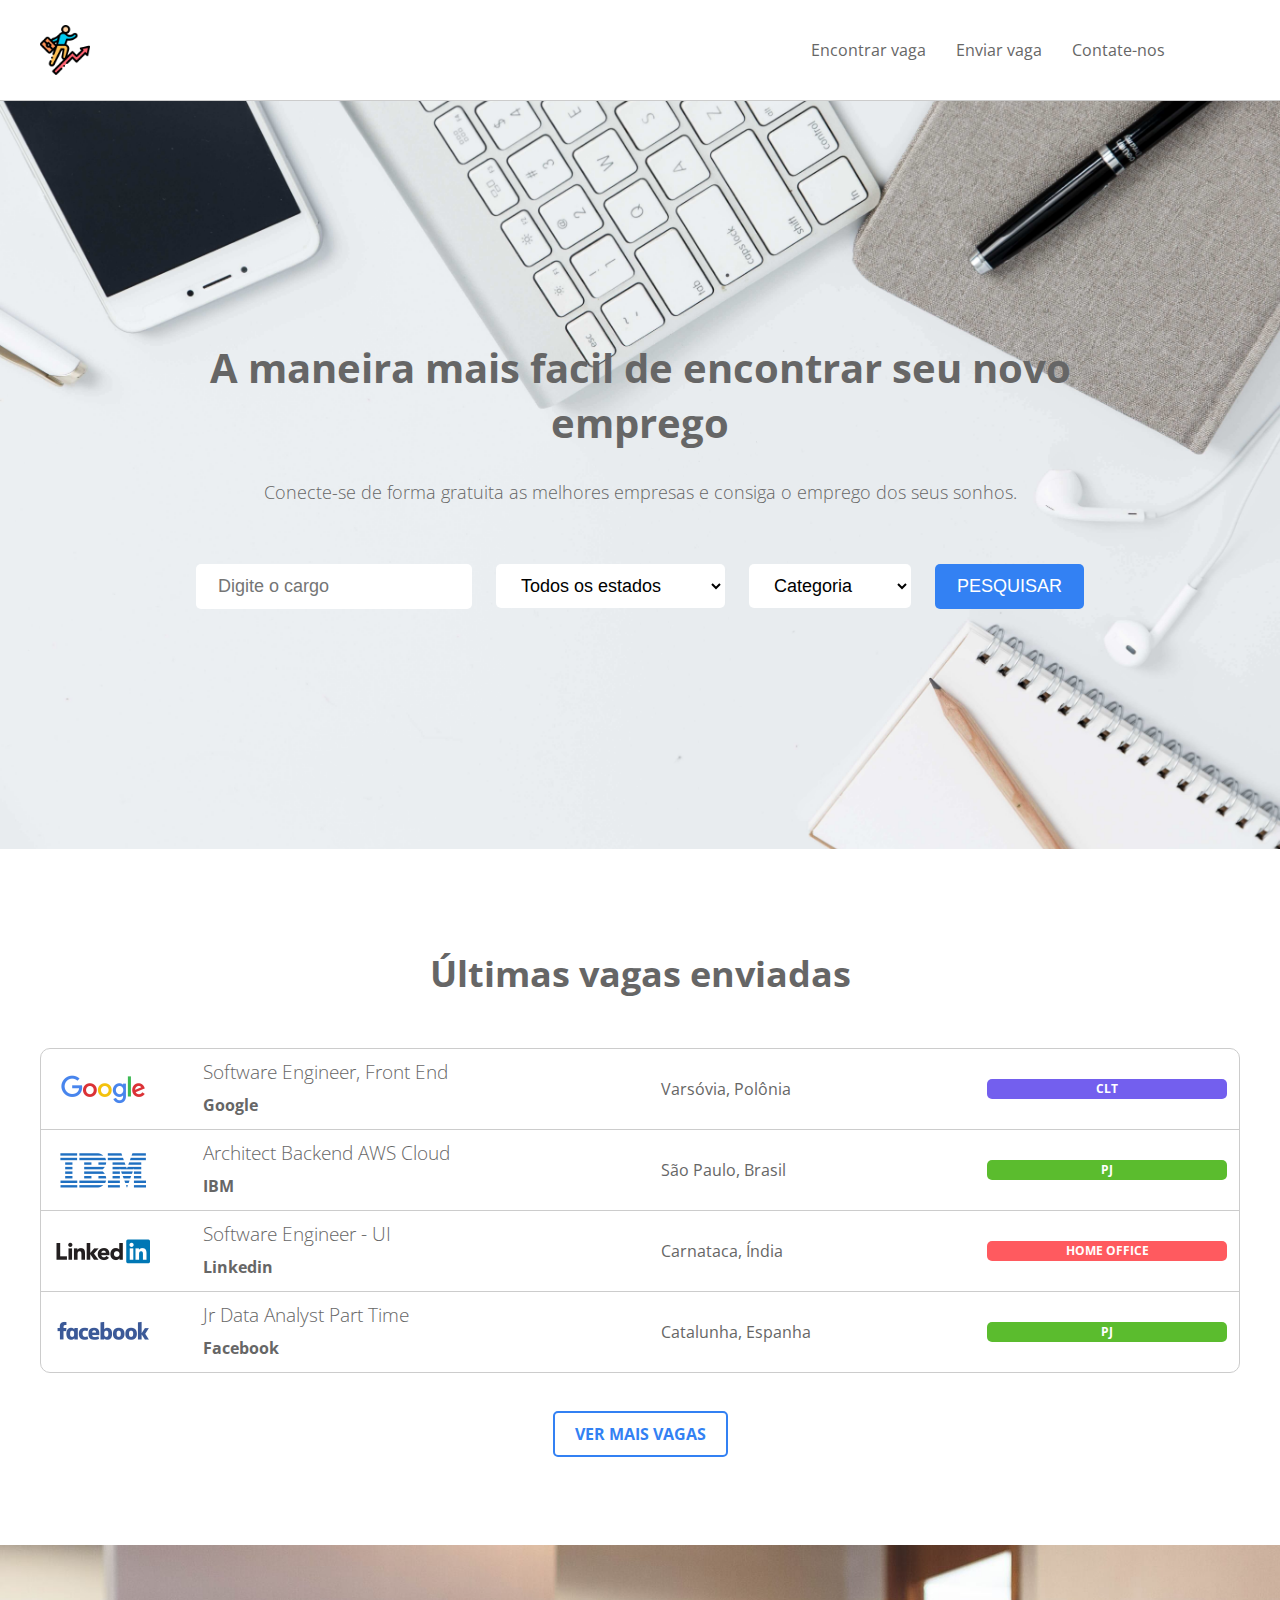
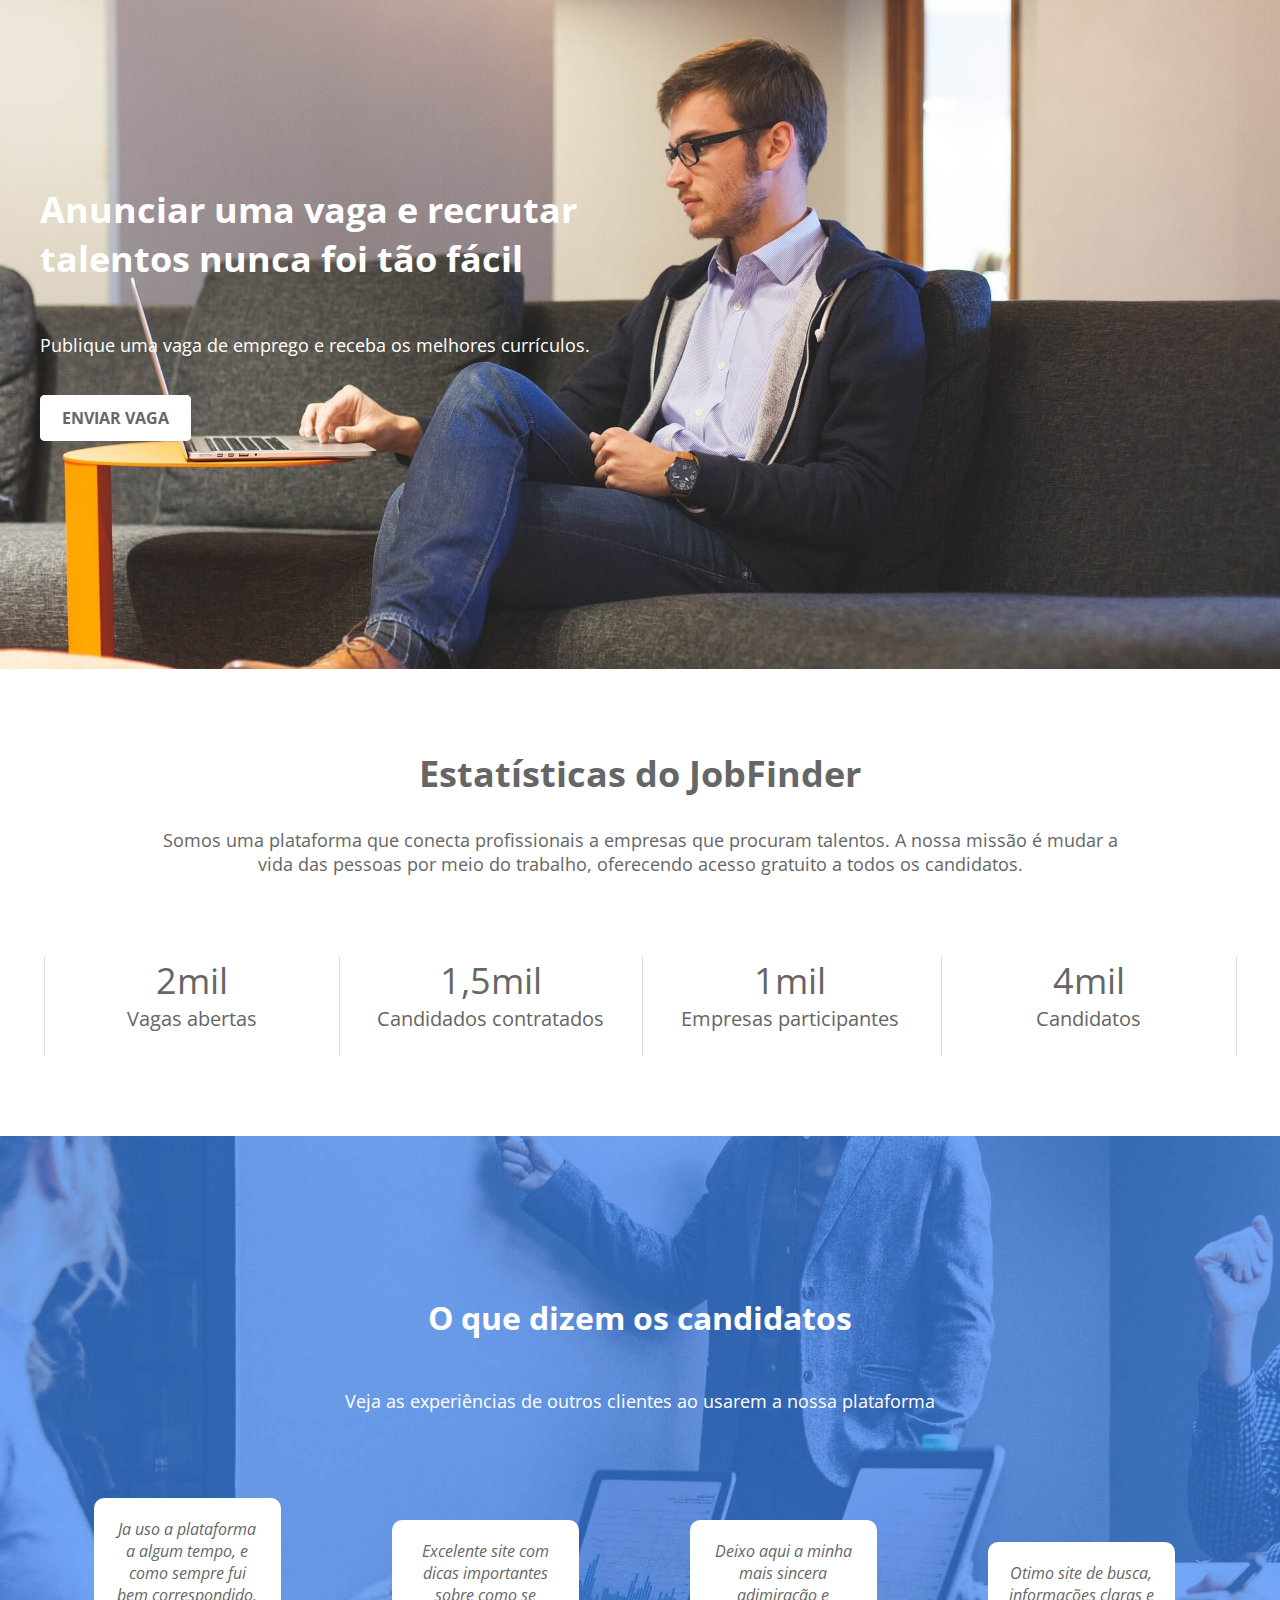
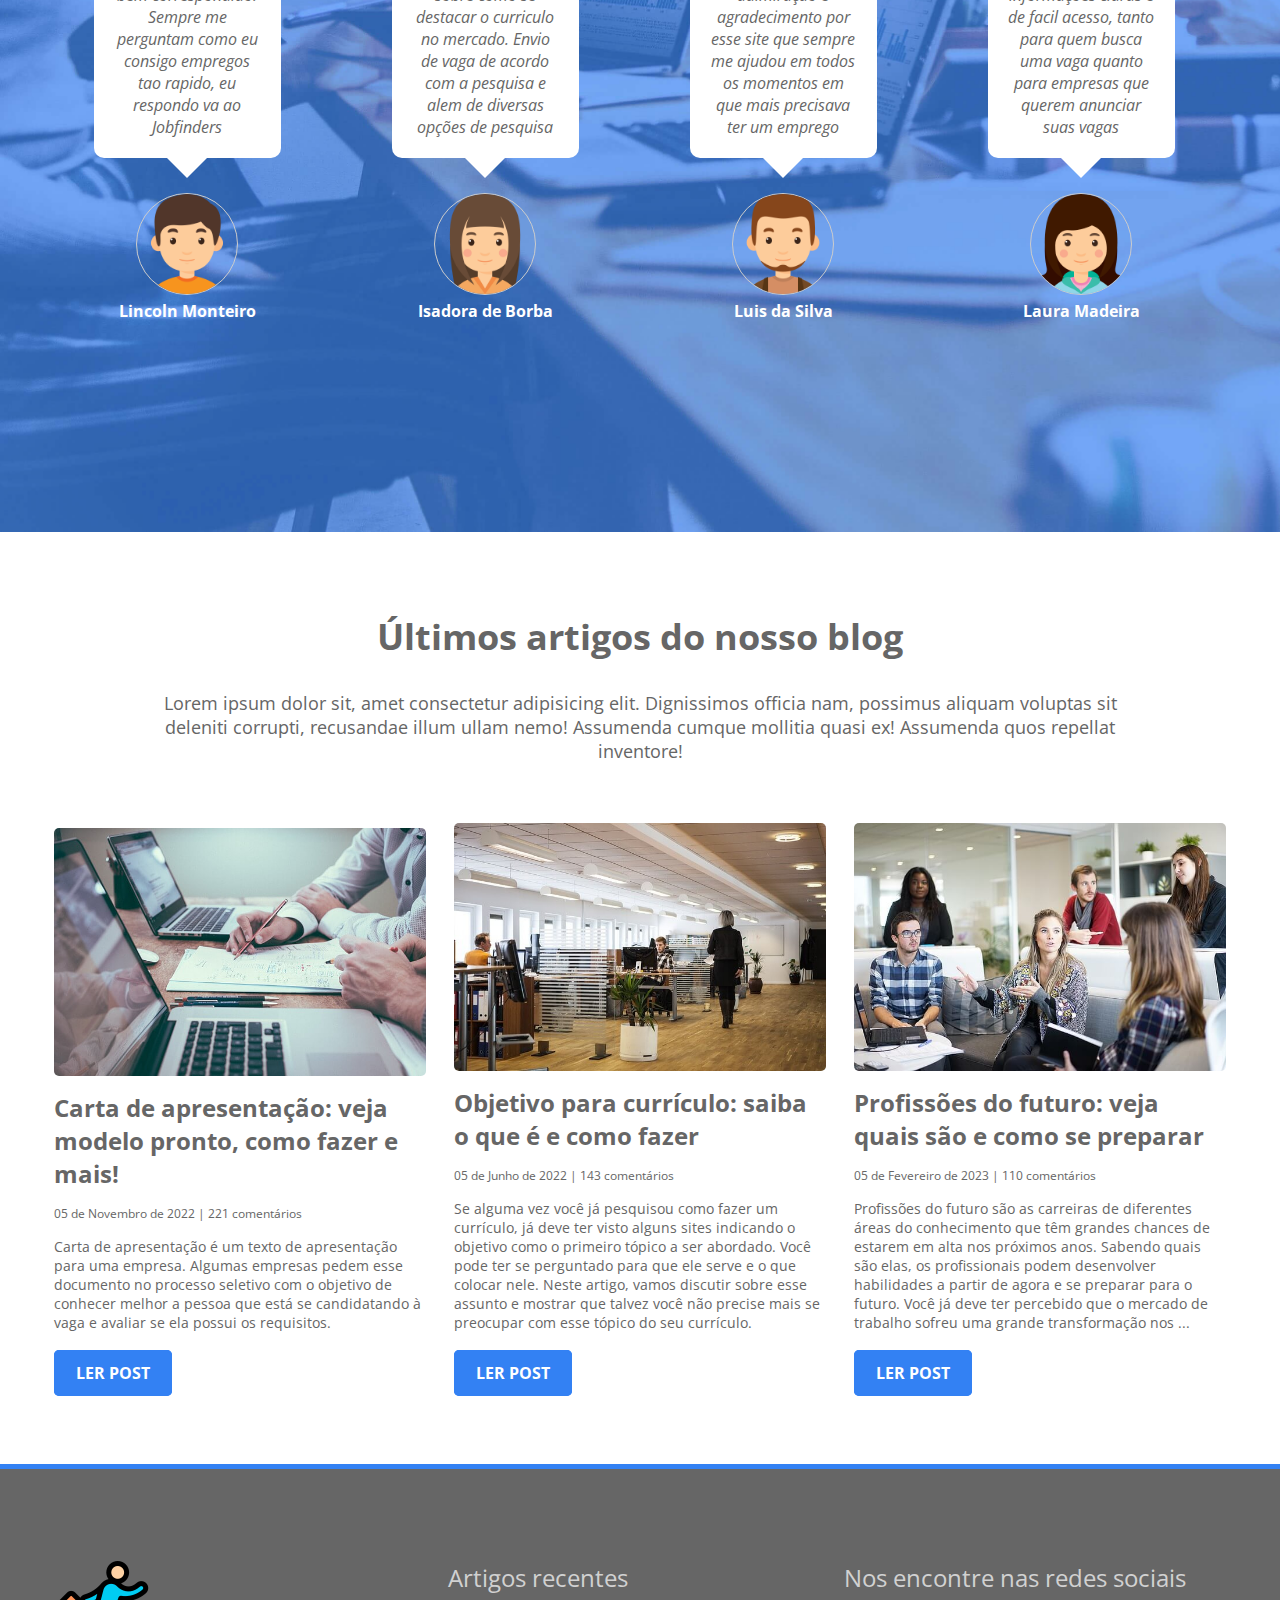
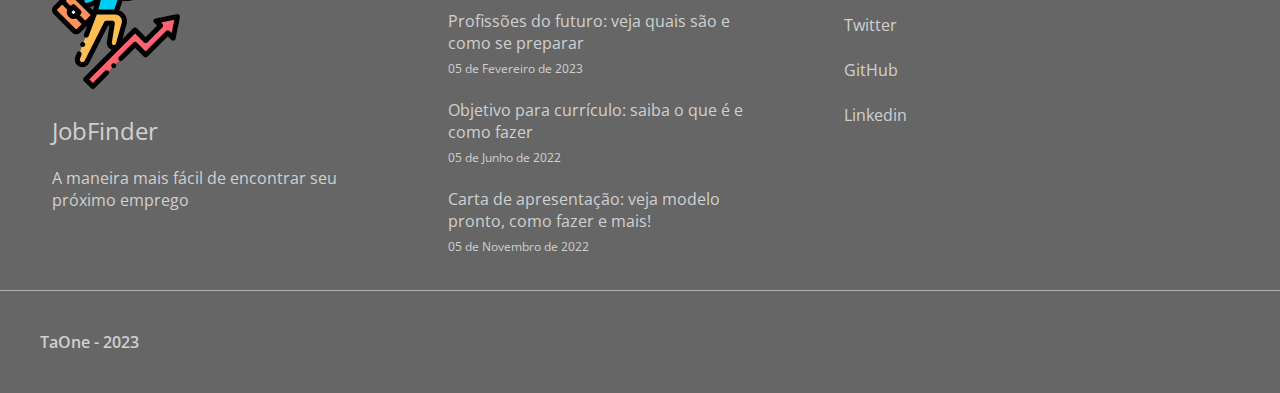
<file: index.html>
<!DOCTYPE html>
<html>
<head>
	<title>JobFinder</title>
	<meta charset="utf-8">
	<meta name="viewport" content="width=device-width, initial-scale=1.0">
    <link rel="shortcut icon" href="./img/logo.png" type="image/x-icon">
	<link rel="stylesheet" type="text/css" href="css/styles.css" />
	<link href="https://fonts.googleapis.com/css?family=Open+Sans:300,400,600,700,800&display=swap" rel="stylesheet">
	<link rel="stylesheet" href="https://use.fontawesome.com/releases/v5.8.2/css/all.css" integrity="sha384-oS3vJWv+0UjzBfQzYUhtDYW+Pj2yciDJxpsK1OYPAYjqT085Qq/1cq5FLXAZQ7Ay" crossorigin="anonymous">
</head>
<body>
	<div class="container">
		<header>
			<nav>
				<div class="nav-container">
					<a href="index.html">
						<img id="logo" src="img/logo.png" alt="JobFinder">
					</a>
                    <i class="fas fa-bars btn-menumobile"></i>
                    <ul>
                        <li><a href="./findjobs.html">Encontrar vaga</a><li>
                        <li><a href="./sendjobs.html">Enviar vaga</a></li>
                        <li><a href="./contactus.html">Contate-nos</a><li>
                    </ul>
                </div>
            </nav>
            <div id="main-banner">
                <div id="search-form">
                    <h1>A maneira mais facil de encontrar seu novo emprego</h1>
                    <p>Conecte-se de forma gratuita as melhores empresas e consiga o emprego dos seus sonhos.</p>
                    <form>
                        <input type="text" name="job" placeholder="Digite o cargo">
                        <select name="region">
                            <option value="">Todos os estados</option>
                            <option value="ac">Acre</option>
                            <option value="al">Alagoas</option>
                            <option value="ap">Amapá</option>
                            <option value="am">Amazonas</option>
                            <option value="ba">Bahia</option>
                            <option value="ce">Ceará</option>
                            <option value="df">Distrito Federal</option>
                            <option value="es">Espírito Santo</option>
                            <option value="go">Goiás</option>
                            <option value="ma">Maranhão</option>
                            <option value="mt">Mato Grosso</option>
                            <option value="ms">Mato Grosso do Sul</option>
                            <option value="mg">Minas Gerais</option>
                            <option value="pa">Pará</option>
                            <option value="pb">Paraíba</option>
                            <option value="pr">Paraná</option>
                            <option value="pe">Pernambuco</option>
                            <option value="pi">Piauí</option>
                            <option value="rj">Rio de Janeiro</option>
                            <option value="rn">Rio Grande do Norte</option>
                            <option value="rs">Rio Grande do Sul</option>
                            <option value="ro">Rondônia</option>
                            <option value="rr">Roraima</option>
                            <option value="sc">Santa Catarina</option>
                            <option value="sp">São Paulo</option>                           
                            <option value="se">Sergipe</option>
                            <option value="to">Tocantins</option>
                        </select>
                        <select name="category">
                            <option value="">Categoria</option>
                            <option value="pj">PJ</option>
                            <option value="clt">CLT</option>
                            <option value="homeoffice">Home Office</option>
                            <option value="freelancer">Freelancer</option>
                        </select>
                        <input type="submit" value="Pesquisar">
                    </form>
                </div>
            </div>
        </header>
        <main id="lastjobs-container" class="wrapper">
            <h1>Últimas vagas enviadas</h1>
            <ul>
                <li>
                    <a href="./job1.html" class="clickarea">
                        <div class="company-box">
                            <img src="./img/googlelogo.png">
                            <div class="company-info">
                                <h3>Software Engineer, Front End</h3>
                                <p>Google</p>
                            </div>
                        </div>
                        <div class="locality">
                            <i class="fas fa-map-marker-alt"></i>
                            <p>Varsóvia, Polônia</p>
                        </div>
                        <div class="job-type">
                            <span class="clt">CLT</span>
                        </div>
                    </a>
                </li>
                <li>
                    <a href="./job2.html" class="clickarea">
                        <div class="company-box">
                            <img src="./img/ibmlogo.png">
                            <div class="company-info">
                                <h3>Architect Backend AWS Cloud</h3>
                                <p>IBM</p>
                            </div>
                        </div>
                        <div class="locality">
                            <i class="fas fa-map-marker-alt"></i>
                            <p>São Paulo, Brasil</p>
                        </div>
                        <div class="job-type">
                            <span class="pj">PJ</span>
                        </div>
                    </a>
                </li>
                <li>
                    <a href="./job3.html" class="clickarea">
                        <div class="company-box">
                            <img src="./img/linkedinlogo.png">
                            <div class="company-info">
                                <h3>Software Engineer - UI</h3>
                                <p>Linkedin</p>
                            </div>
                        </div>
                        <div class="locality">
                            <i class="fas fa-map-marker-alt"></i>
                            <p>Carnataca, Índia</p>
                        </div>
                        <div class="job-type">
                            <span class="homeoffice">Home Office</span>
                        </div>
                    </a>
                </li>
                <li>
                    <a href="./job4.html" class="clickarea">
                        <div class="company-box">
                            <img src="./img/facebooklogo.png">
                            <div class="company-info">
                                <h3>Jr Data Analyst Part Time</h3>
                                <p>Facebook</p>
                            </div>
                        </div>
                        <div class="locality">
                            <i class="fas fa-map-marker-alt"></i>
                            <p>Catalunha, Espanha</p>
                        </div>
                        <div class="job-type">
                            <span class="pj">PJ</span>
                        </div>
                    </a>
                </li>
            </ul>
            <div class="btnjobs-container">
                <a href="./findjobs.html" class="btn-jobs">Ver mais vagas</a>
            </div>
        </main>
        <section id="sendjobs-container">
            <div id="sendjobs-inner" class="wrapper">
                <h2>Anunciar uma vaga e recrutar talentos nunca foi tão fácil</h2>
                <p>Publique uma vaga de emprego e receba os melhores currículos.</p>
                <a href="./sendjobs.html" class="light-btn">Enviar vaga</a>
            </div>
        </section>
        <section id="status-container" class="wrapper">
            <h2 class="title-center">Estatísticas do JobFinder</h2>
            <p class="p-center">Somos uma plataforma que conecta profissionais a empresas que procuram talentos. A nossa missão é mudar a vida das pessoas por meio do trabalho, oferecendo acesso gratuito a todos os candidatos.</p>
            <div>
                <div class="status-box">
                    <span class="status-qtd">2mil</span>
                    <p class="status-text">Vagas abertas</p>
                </div>
                <div class="status-box">
                    <span class="status-qtd">1,5mil</span>
                    <p class="status-text">Candidados contratados</p>
                </div>
                <div class="status-box">
                    <span class="status-qtd">1mil</span>
                    <p class="status-text">Empresas participantes</p>
                </div>
                <div class="status-box">
                    <span class="status-qtd">4mil</span>
                    <p class="status-text">Candidatos</p>
                </div>
            </div>
        </section>
        <section id="testmony-container">
            <div class="wrapper">
                <h2>O que dizem os candidatos</h2>
                <p class="p-center">Veja as experiências de outros clientes ao usarem a nossa plataforma</p>
                <div class="testmony-box">
                    <p class="testmony-msg">Ja uso a plataforma a algum tempo, e como sempre fui bem correspondido. Sempre me perguntam como eu consigo empregos tao rapido, eu respondo va ao Jobfinders</p>
                    <img src="./img/avatar1.png">
                    <p class="testmony-name">Lincoln Monteiro</p>
                </div>
                <div class="testmony-box">
                    <p class="testmony-msg">Excelente site com dicas importantes sobre como se destacar o curriculo no mercado. Envio de vaga de acordo com a pesquisa e alem de diversas opções de pesquisa</p>
                    <img src="./img/avatar2.png">
                    <p class="testmony-name">Isadora de Borba</p>
                </div>
                <div class="testmony-box">
                    <p class="testmony-msg">Deixo aqui a minha mais sincera adimiração e agradecimento por esse site que sempre me ajudou em todos os momentos em que mais precisava ter um emprego</p>
                    <img src="./img/avatar3.png">
                    <p class="testmony-name">Luis da Silva</p>
                </div>
                <div class="testmony-box">
                    <p class="testmony-msg">Otimo site de busca, informações claras e de facil acesso, tanto para quem busca uma vaga quanto para empresas que querem anunciar suas vagas</p>
                    <img src="./img/avatar4.png">
                    <p class="testmony-name">Laura Madeira</p>
                </div>
            </div>
        </section>
        <section id="blog-container" class="wrapper">
            <h2 class="title-center">Últimos artigos do nosso blog</h2>
            <p class="p-center">Lorem ipsum dolor sit, amet consectetur adipisicing elit. Dignissimos officia nam, possimus aliquam voluptas sit deleniti corrupti, recusandae illum ullam nemo! Assumenda cumque mollitia quasi ex! Assumenda quos repellat inventore!</p>
            <div class="article-box">
                <img src="./img/blog1.jpg">
                <h4><a href="https://www.gupy.io/blog-do-emprego/carta-de-apresentacao">Carta de apresentação: veja modelo pronto, como fazer e mais!</a></h4>
                <p class="article-date">05 de Novembro de 2022 | 221 comentários</p>
                <p class="article-resume">Carta de apresentação é um texto de apresentação para uma empresa. Algumas empresas pedem esse documento no processo seletivo com o objetivo de conhecer melhor a pessoa que está se candidatando à vaga e avaliar se ela possui os requisitos.</p>
                <a href="https://www.gupy.io/blog-do-emprego/carta-de-apresentacao" class="article-btn light-btn">Ler post</a>
            </div>
            <div class="article-box">
                <img src="./img/blog2.jpg">
                <h4><a href="https://www.gupy.io/blog-do-emprego/objetivo-curriculo">Objetivo para currículo: saiba o que é e como fazer</a></h4>
                <p class="article-date">05 de Junho de 2022 | 143 comentários</p>
                <p class="article-resume">Se alguma vez você já pesquisou como fazer um currículo, já deve ter visto alguns sites indicando o objetivo como o primeiro tópico a ser abordado. Você pode ter se perguntado para que ele serve e o que colocar nele. Neste artigo, vamos discutir sobre esse assunto e mostrar que talvez você não precise mais se preocupar com esse tópico do seu currículo.</p>
                <a href="https://www.gupy.io/blog-do-emprego/objetivo-curriculo" class="article-btn light-btn">Ler post</a>
            </div>
            <div class="article-box">
                <img src="./img/blog3.jpg">
                <h4><a href="https://www.gupy.io/blog-do-emprego/profissoes-do-futuro">Profissões do futuro: veja quais são e como se preparar</a></h4>
                <p class="article-date">05 de Fevereiro de 2023 | 110 comentários</p>
                <p class="article-resume">Profissões do futuro são as carreiras de diferentes áreas do conhecimento que têm grandes chances de estarem em alta nos próximos anos. Sabendo quais são elas, os profissionais podem desenvolver habilidades a partir de agora e se preparar para o futuro. Você já deve ter percebido que o mercado de trabalho sofreu uma grande transformação nos ...</p>
                <a href="https://www.gupy.io/blog-do-emprego/profissoes-do-futuro" class="article-btn light-btn">Ler post</a>
            </div>
        </section>
        <footer>
            <div class="wrapper">
                <div class="footer-box">
                    <div class="company-footer">
                        <img src="./img/logo.png">
                        <h2>JobFinder</h2>
                        <p>A maneira mais fácil de encontrar seu próximo emprego</p>
                    </div>
                </div>
                <div class="footer-box">
                    <div class="article-footer">
                        <h2>Artigos recentes</h2>
                        <ul class="footer-list footer-article-list">
                            <li>
                                <a href="https://www.gupy.io/blog-do-emprego/profissoes-do-futuro">Profissões do futuro: veja quais são e como se preparar</a>
                                <span class="article-date">05 de Fevereiro de 2023</span>
                            </li>
                            <li>
                                <a href="https://www.gupy.io/blog-do-emprego/objetivo-curriculo">Objetivo para currículo: saiba o que é e como fazer</a>
                                <span class="article-date">05 de Junho de 2022</span>
                            </li>
                            <li>
                                <a href="https://www.gupy.io/blog-do-emprego/carta-de-apresentacao">Carta de apresentação: veja modelo pronto, como fazer e mais!</a>
                                <span class="article-date">05 de Novembro de 2022</span>
                            </li>
                        </ul>
                    </div>
                </div>
                <div class="footer-box">
                    <h2>Nos encontre nas redes sociais</h2>
                    <ul class="footer-list">
                        <li>
                            <a href="https://twitter.com/TaOne0707">
                                <i class="fab fa-twitter-square"></i>
                                <span>Twitter</span>
                            </a>
                        </li>
                        <li>
                            <a href="https://github.com/Ta-One">
                                <i class='fab fa-github-square'></i>
                                <span>GitHub</span>
                            </a>
                        </li>
                        <li>
                            <a href="https://www.linkedin.com/in/tauan-araujo/">
                                <i class="fab fa-linkedin"></i>
                                <span>Linkedin</span>
                            </a>
                        </li>
                    </ul>
                </div>
            </div>
            <div class="footer-bottom">
                <div class="wrapper">
                    <p>TaOne - 2023</p>
                </div>
            </div>
        </footer>
    </div>
</body>
<script src="https://code.jquery.com/jquery-3.6.3.min.js" integrity="sha256-pvPw+upLPUjgMXY0G+8O0xUf+/Im1MZjXxxgOcBQBXU=" crossorigin="anonymous"></script>
<script src="./js/scripts.js"></script>
</html>
</file>
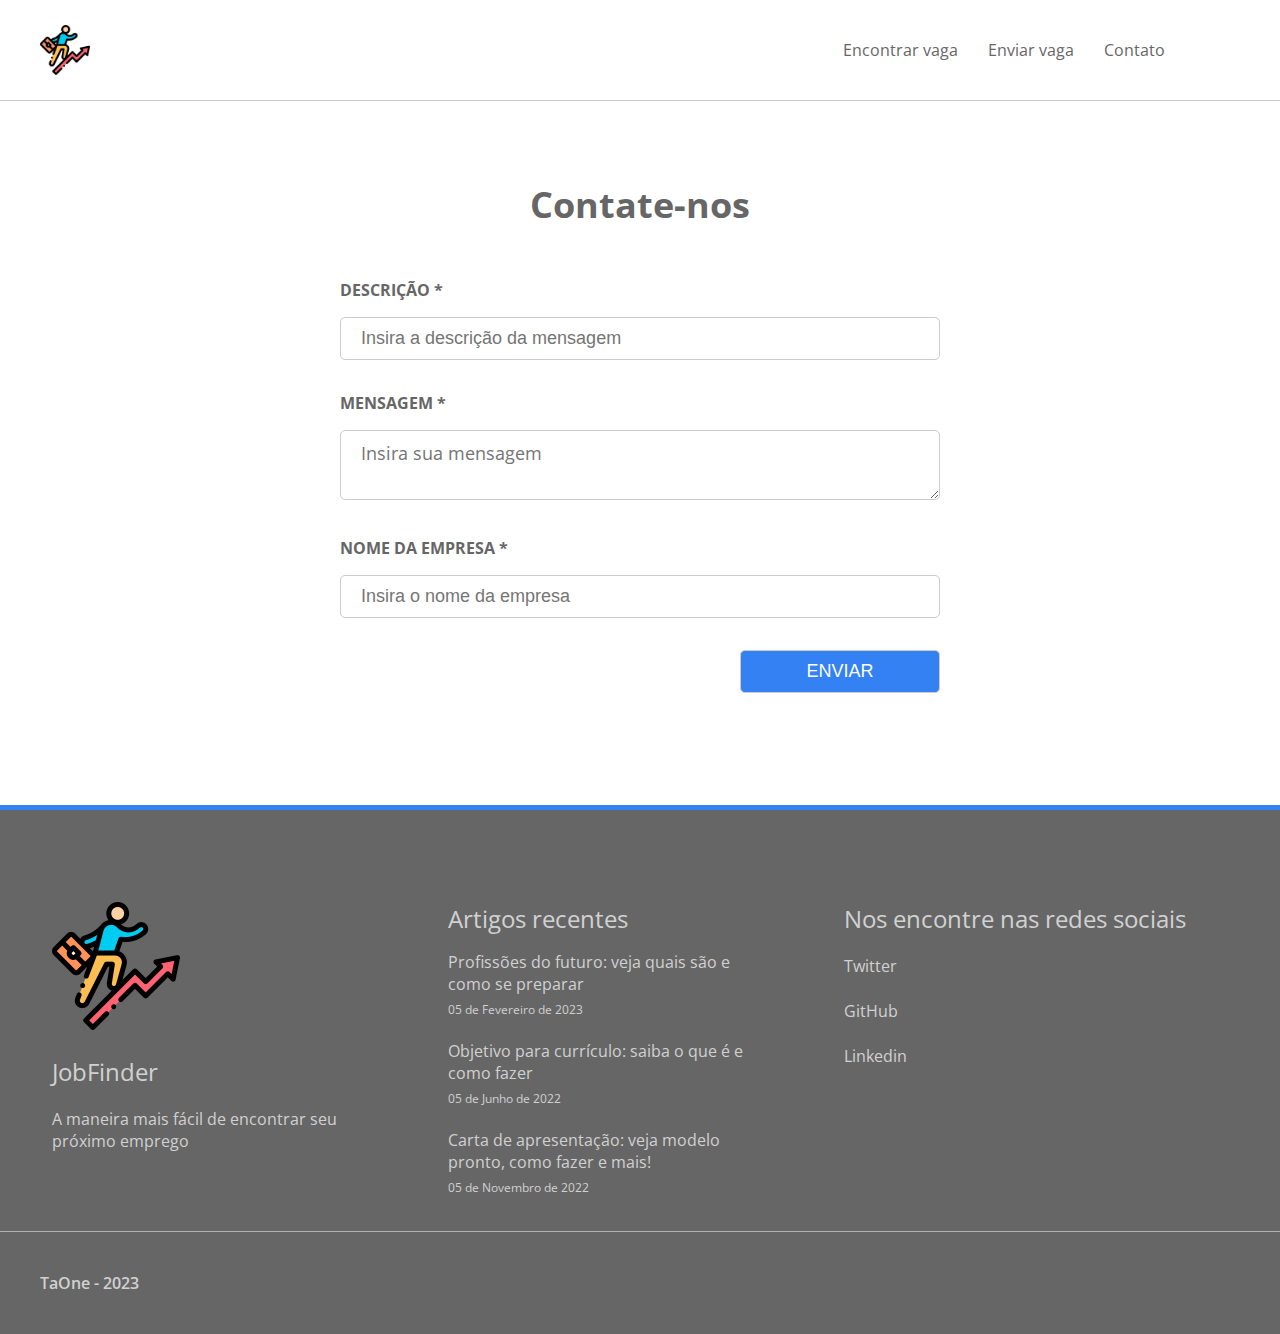
<file: contactus.html>
<!DOCTYPE html>
<html>
<head>
	<title>JobFinder - Enviar vaga</title>
	<meta charset="utf-8">
	<meta name="viewport" content="width=device-width, initial-scale=1.0">
    <link rel="shortcut icon" href="./img/logo.png" type="image/x-icon">
	<link rel="stylesheet" type="text/css" href="css/styles.css" />
	<link href="https://fonts.googleapis.com/css?family=Open+Sans:300,400,600,700,800&display=swap" rel="stylesheet">
	<link rel="stylesheet" href="https://use.fontawesome.com/releases/v5.8.2/css/all.css" integrity="sha384-oS3vJWv+0UjzBfQzYUhtDYW+Pj2yciDJxpsK1OYPAYjqT085Qq/1cq5FLXAZQ7Ay" crossorigin="anonymous">
</head>
<body>
	<div class="container" id="sendjobs">
		<header>
			<nav>
				<div class="nav-container">
					<a href="index.html">
						<img id="logo" src="img/logo.png" alt="JobFinder">
					</a>
                    <i class="fas fa-bars btn-menumobile"></i>
                    <ul>
                        <li><a href="./findjobs.html">Encontrar vaga</a><li>
                        <li><a href="./sendjobs.html">Enviar vaga</a></li>
                        <li><a href="./contactus.html">Contato</a><li>
                    </ul>
                </div>
            </nav>
        </header>
        <main id="sendjobs-container" class="wrapper">
            <h1>Contate-nos</h1>
            <div class="input-box">
                <label>Descrição <span class="required">*</span></label>
                <input type="text" name="jobtitle" placeholder="Insira a descrição da mensagem">
            </div>
            <div class="input-box">
                <label>Mensagem <span class="required">*</span></label>
                <textarea name="description" placeholder="Insira sua mensagem"></textarea>
            </div>
            <div class="input-box">
                <label>Nome da empresa <span class="required">*</span></label>
                <input type="text" name="company" placeholder="Insira o nome da empresa">
            </div>
            <form>
                <div class="input-box">
                    <input type="submit" value="Enviar">
                </div>
            </form>
        </main>
        <footer>
            <div class="wrapper">
                <div class="footer-box">
                    <div class="company-footer">
                        <img src="./img/logo.png">
                        <h2>JobFinder</h2>
                        <p>A maneira mais fácil de encontrar seu próximo emprego</p>
                    </div>
                </div>
                <div class="footer-box">
                    <div class="article-footer">
                        <h2>Artigos recentes</h2>
                        <ul class="footer-list footer-article-list">
                            <li>
                                <a href="https://www.gupy.io/blog-do-emprego/profissoes-do-futuro">Profissões do futuro: veja quais são e como se preparar</a>
                                <span class="article-date">05 de Fevereiro de 2023</span>
                            </li>
                            <li>
                                <a href="https://www.gupy.io/blog-do-emprego/objetivo-curriculo">Objetivo para currículo: saiba o que é e como fazer</a>
                                <span class="article-date">05 de Junho de 2022</span>
                            </li>
                            <li>
                                <a href="https://www.gupy.io/blog-do-emprego/carta-de-apresentacao">Carta de apresentação: veja modelo pronto, como fazer e mais!</a>
                                <span class="article-date">05 de Novembro de 2022</span>
                            </li>
                        </ul>
                    </div>
                </div>
                <div class="footer-box">
                    <h2>Nos encontre nas redes sociais</h2>
                    <ul class="footer-list">
                        <li>
                            <a href="https://twitter.com/TaOne0707">
                                <i class="fab fa-twitter-square"></i>
                                <span>Twitter</span>
                            </a>
                        </li>
                        <li>
                            <a href="https://github.com/Ta-One">
                                <i class='fab fa-github-square'></i>
                                <span>GitHub</span>
                            </a>
                        </li>
                        <li>
                            <a href="https://www.linkedin.com/in/tauan-araujo/">
                                <i class="fab fa-linkedin"></i>
                                <span>Linkedin</span>
                            </a>
                        </li>
                    </ul>
                </div>
            </div>
            <div class="footer-bottom">
                <div class="wrapper">
                    <p>TaOne - 2023</p>
                </div>
            </div>
        </footer>
    </div>
</body>
<script src="https://code.jquery.com/jquery-3.6.3.min.js" integrity="sha256-pvPw+upLPUjgMXY0G+8O0xUf+/Im1MZjXxxgOcBQBXU=" crossorigin="anonymous"></script>
<script src="./js/scripts.js"></script>
</html>
</file>
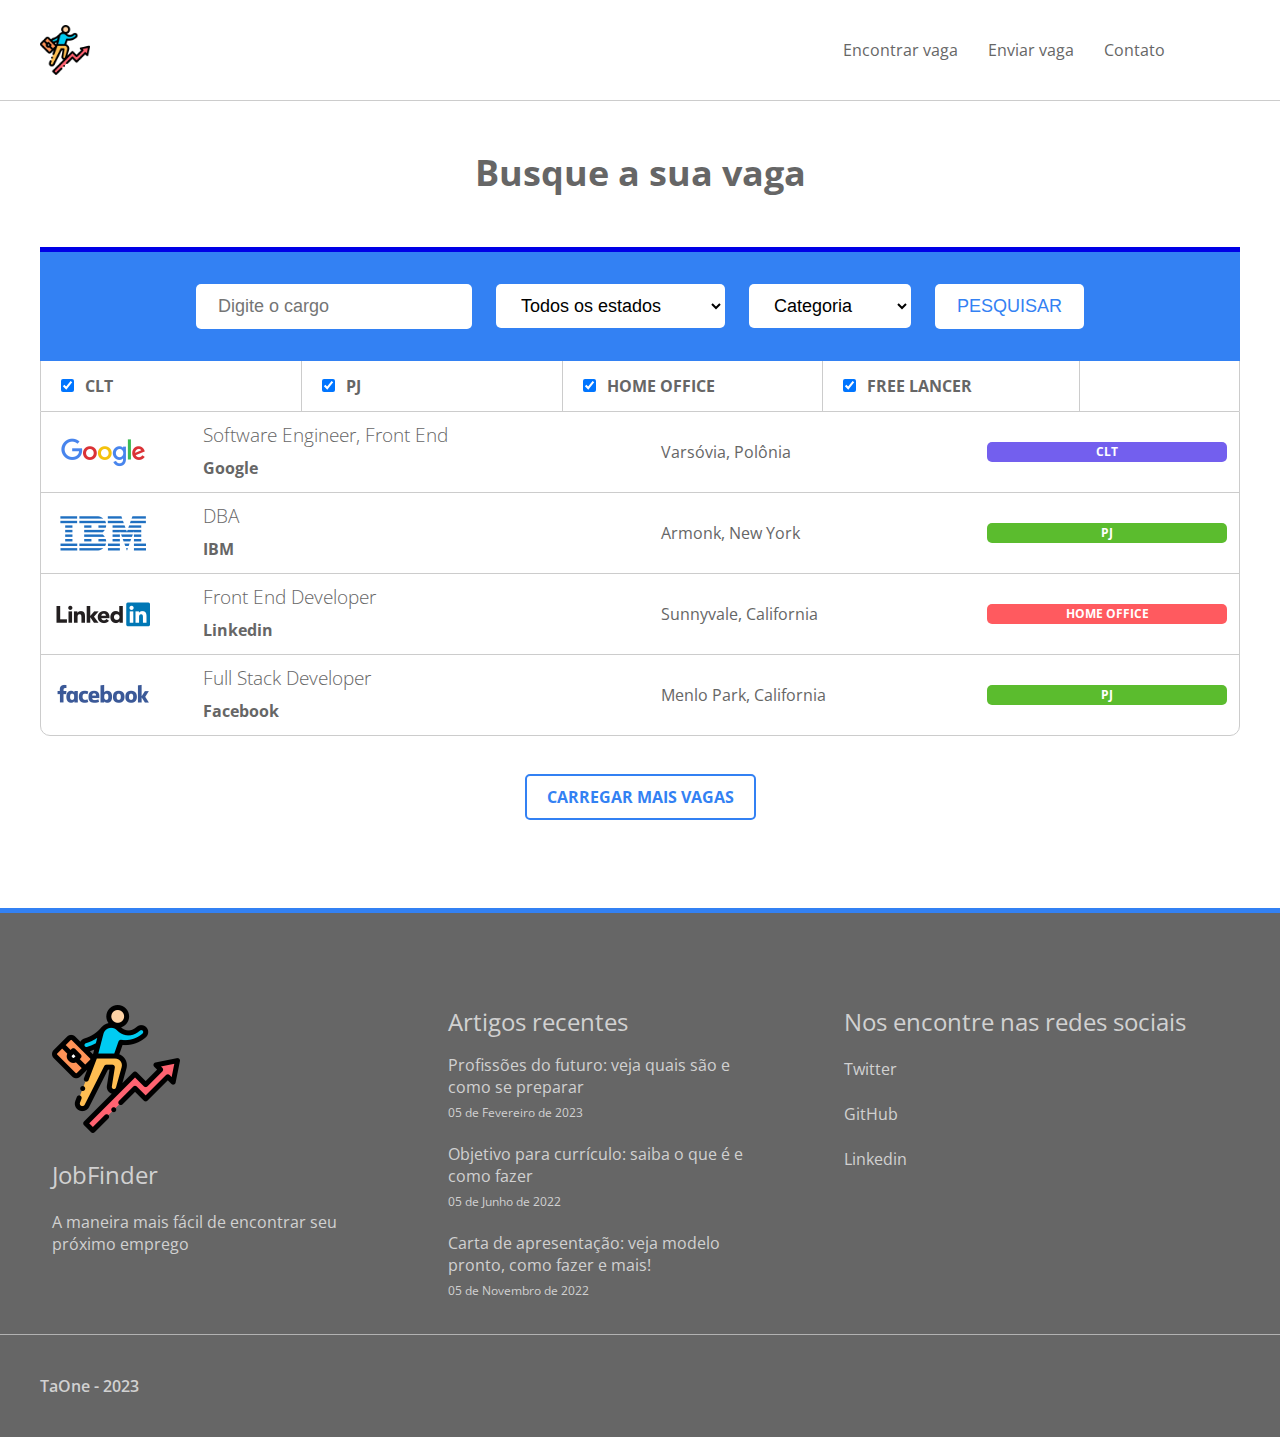
<file: findjobs.html>
<!DOCTYPE html>
<html>
<head>
	<title>JobFinder - Encontre sua vaga</title>
	<meta charset="utf-8">
	<meta name="viewport" content="width=device-width, initial-scale=1.0">
    <link rel="shortcut icon" href="./img/logo.png" type="image/x-icon">
	<link rel="stylesheet" type="text/css" href="css/styles.css" />
	<link href="https://fonts.googleapis.com/css?family=Open+Sans:300,400,600,700,800&display=swap" rel="stylesheet">
	<link rel="stylesheet" href="https://use.fontawesome.com/releases/v5.8.2/css/all.css" integrity="sha384-oS3vJWv+0UjzBfQzYUhtDYW+Pj2yciDJxpsK1OYPAYjqT085Qq/1cq5FLXAZQ7Ay" crossorigin="anonymous">
</head>
<body>
	<div class="container" id="findjobs">
		<header>
			<nav>
				<div class="nav-container">
		  <a href="index.html">
			<img id="logo" src="img/logo.png" alt="JobFinder">
		  </a>
                    <i class="fas fa-bars btn-menumobile"></i>
                    <ul>
                        <li><a href="./findjobs.html">Encontrar vaga</a><li>
                        <li><a href="./sendjobs.html">Enviar vaga</a></li>
                        <li><a href="./contactus.html">Contato</a><li>
                    </ul>
                </div>
            </nav>
        </header>
        <main id="lastjobs-container" class="wrapper">
            <h1>Busque a sua vaga</h1>
            <div id="job-filter">
                <div id="search-form">
                    <form>
                        <input type="text" name="job" placeholder="Digite o cargo">
                        <select name="region">
                            <option value="">Todos os estados</option>
                            <option value="ac">Acre</option>
                            <option value="al">Alagoas</option>
                            <option value="ap">Amapá</option>
                            <option value="am">Amazonas</option>
                            <option value="ba">Bahia</option>
                            <option value="ce">Ceará</option>
                            <option value="df">Distrito Federal</option>
                            <option value="es">Espírito Santo</option>
                            <option value="go">Goiás</option>
                            <option value="ma">Maranhão</option>
                            <option value="mt">Mato Grosso</option>
                            <option value="ms">Mato Grosso do Sul</option>
                            <option value="mg">Minas Gerais</option>
                            <option value="pa">Pará</option>
                            <option value="pb">Paraíba</option>
                            <option value="pr">Paraná</option>
                            <option value="pe">Pernambuco</option>
                            <option value="pi">Piauí</option>
                            <option value="rj">Rio de Janeiro</option>
                            <option value="rn">Rio Grande do Norte</option>
                            <option value="rs">Rio Grande do Sul</option>
                            <option value="ro">Rondônia</option>
                            <option value="rr">Roraima</option>
                            <option value="sc">Santa Catarina</option>
                            <option value="sp">São Paulo</option>                          
                            <option value="se">Sergipe</option>
                            <option value="to">Tocantins</option>
                        </select>
                        <select name="category">
                            <option value="">Categoria</option>
                            <option value="pj">PJ</option>
                            <option value="clt">CLT</option>
                            <option value="homeoffice">Home Office</option>
                            <option value="freelancer">Freelancer</option>
                        </select>
                        <input type="submit" value="Pesquisar">
                    </form>
                </div>
            </div>
            <div id="type-filter">
                <ul>
                    <li>
                        <input type="checkbox" checked><label>CLT</label>
                    </li>
                    <li>
                        <input type="checkbox" checked><label>PJ</label>
                    </li>
                    <li>
                        <input type="checkbox" checked><label>Home Office</label>
                    </li>
                    <li>
                        <input type="checkbox" checked><label>Free Lancer</label>
                    </li>
                </ul>
            </div>
            <ul>
                <li>
                    <a href="./job1.html" class="clickarea">
                        <div class="company-box">
                            <img src="./img/googlelogo.png">
                            <div class="company-info">
                                <h3>Software Engineer, Front End</h3>
                                <p>Google</p>
                            </div>
                        </div>
                        <div class="locality">
                            <i class="fas fa-map-marker-alt"></i>
                            <p>Varsóvia, Polônia</p>
                        </div>
                        <div class="job-type">
                            <span class="clt">CLT</span>
                        </div>
                    </a>
                </li>
                <li>
                    <a href="./job2.html" class="clickarea">
                        <div class="company-box">
                            <img src="./img/ibmlogo.png">
                            <div class="company-info">
                                <h3>DBA</h3>
                                <p>IBM</p>
                            </div>
                        </div>
                        <div class="locality">
                            <i class="fas fa-map-marker-alt"></i>
                            <p>Armonk, New York</p>
                        </div>
                        <div class="job-type">
                            <span class="pj">PJ</span>
                        </div>
                    </a>
                </li>
                <li>
                    <a href="./job3.html" class="clickarea">
                        <div class="company-box">
                            <img src="./img/linkedinlogo.png">
                            <div class="company-info">
                                <h3>Front End Developer</h3>
                                <p>Linkedin</p>
                            </div>
                        </div>
                        <div class="locality">
                            <i class="fas fa-map-marker-alt"></i>
                            <p>Sunnyvale, California</p>
                        </div>
                        <div class="job-type">
                            <span class="homeoffice">Home Office</span>
                        </div>
                    </a>
                </li>
                <li>
                    <a href="./job4.html" class="clickarea">
                        <div class="company-box">
                            <img src="./img/facebooklogo.png">
                            <div class="company-info">
                                <h3>Full Stack Developer</h3>
                                <p>Facebook</p>
                            </div>
                        </div>
                        <div class="locality">
                            <i class="fas fa-map-marker-alt"></i>
                            <p>Menlo Park, California</p>
                        </div>
                        <div class="job-type">
                            <span class="pj">PJ</span>
                        </div>
                    </a>
                </li>
            </ul>
            <div class="btnjobs-container">
                <a href="#" class="btn-jobs">Carregar mais vagas</a>
            </div>
        </main>
        <footer>
            <div class="wrapper">
                <div class="footer-box">
                    <div class="company-footer">
                        <img src="./img/logo.png">
                        <h2>JobFinder</h2>
                        <p>A maneira mais fácil de encontrar seu próximo emprego</p>
                    </div>
                </div>
                <div class="footer-box">
                    <div class="article-footer">
                        <h2>Artigos recentes</h2>
                        <ul class="footer-list footer-article-list">
                            <li>
                                <a href="https://www.gupy.io/blog-do-emprego/profissoes-do-futuro">Profissões do futuro: veja quais são e como se preparar</a>
                                <span class="article-date">05 de Fevereiro de 2023</span>
                            </li>
                            <li>
                                <a href="https://www.gupy.io/blog-do-emprego/objetivo-curriculo">Objetivo para currículo: saiba o que é e como fazer</a>
                                <span class="article-date">05 de Junho de 2022</span>
                            </li>
                            <li>
                                <a href="https://www.gupy.io/blog-do-emprego/carta-de-apresentacao">Carta de apresentação: veja modelo pronto, como fazer e mais!</a>
                                <span class="article-date">05 de Novembro de 2022</span>
                            </li>
                        </ul>
                    </div>
                </div>
                <div class="footer-box">
                    <h2>Nos encontre nas redes sociais</h2>
                    <ul class="footer-list">
                        <li>
                            <a href="https://twitter.com/TaOne0707">
                                <i class="fab fa-twitter-square"></i>
                                <span>Twitter</span>
                            </a>
                        </li>
                        <li>
                            <a href="https://github.com/Ta-One">
                                <i class='fab fa-github-square'></i>
                                <span>GitHub</span>
                            </a>
                        </li>
                        <li>
                            <a href="https://www.linkedin.com/in/tauan-araujo/">
                                <i class="fab fa-linkedin"></i>
                                <span>Linkedin</span>
                            </a>
                        </li>
                    </ul>
                </div>
            </div>
            <div class="footer-bottom">
                <div class="wrapper">
                    <p>TaOne - 2023</p>
                </div>
            </div>
        </footer>
    </div>
</body>
<script src="https://code.jquery.com/jquery-3.6.3.min.js" integrity="sha256-pvPw+upLPUjgMXY0G+8O0xUf+/Im1MZjXxxgOcBQBXU=" crossorigin="anonymous"></script>
<script src="./js/scripts.js"></script>
</html>
</file>
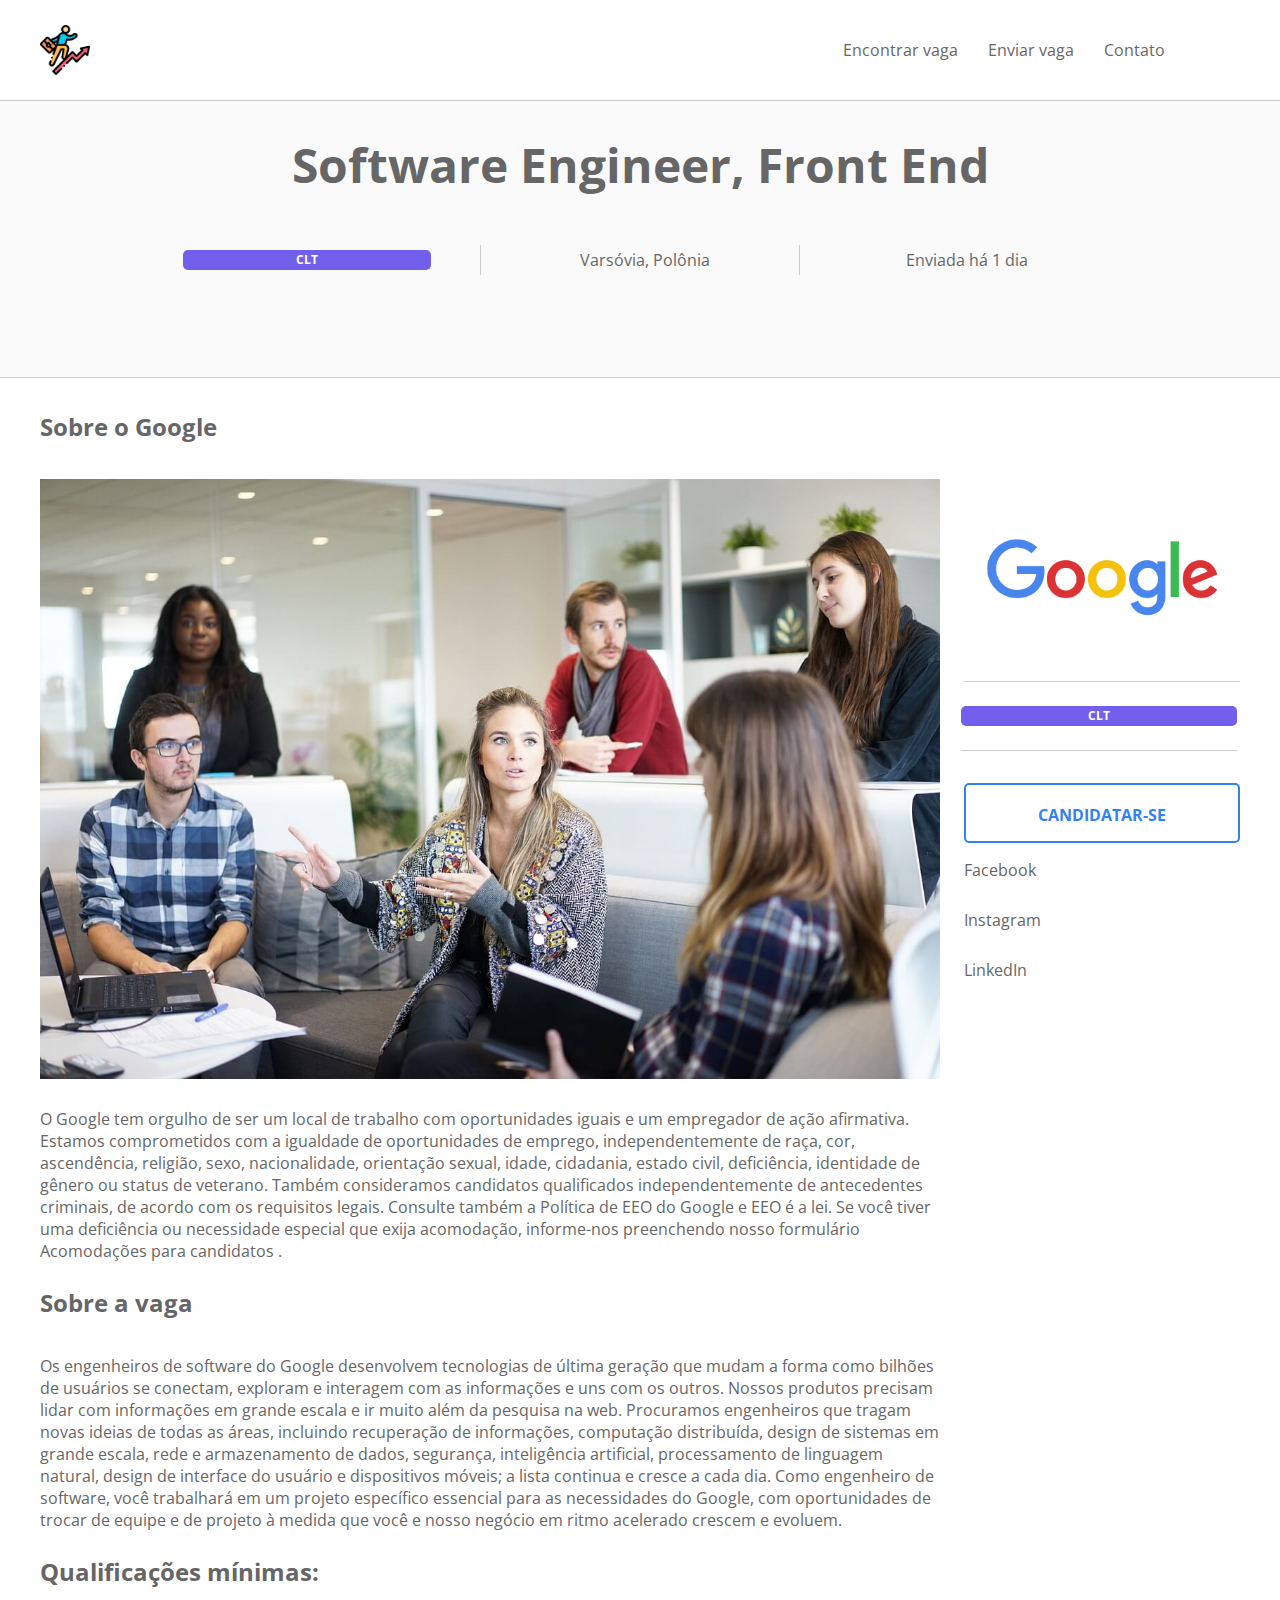
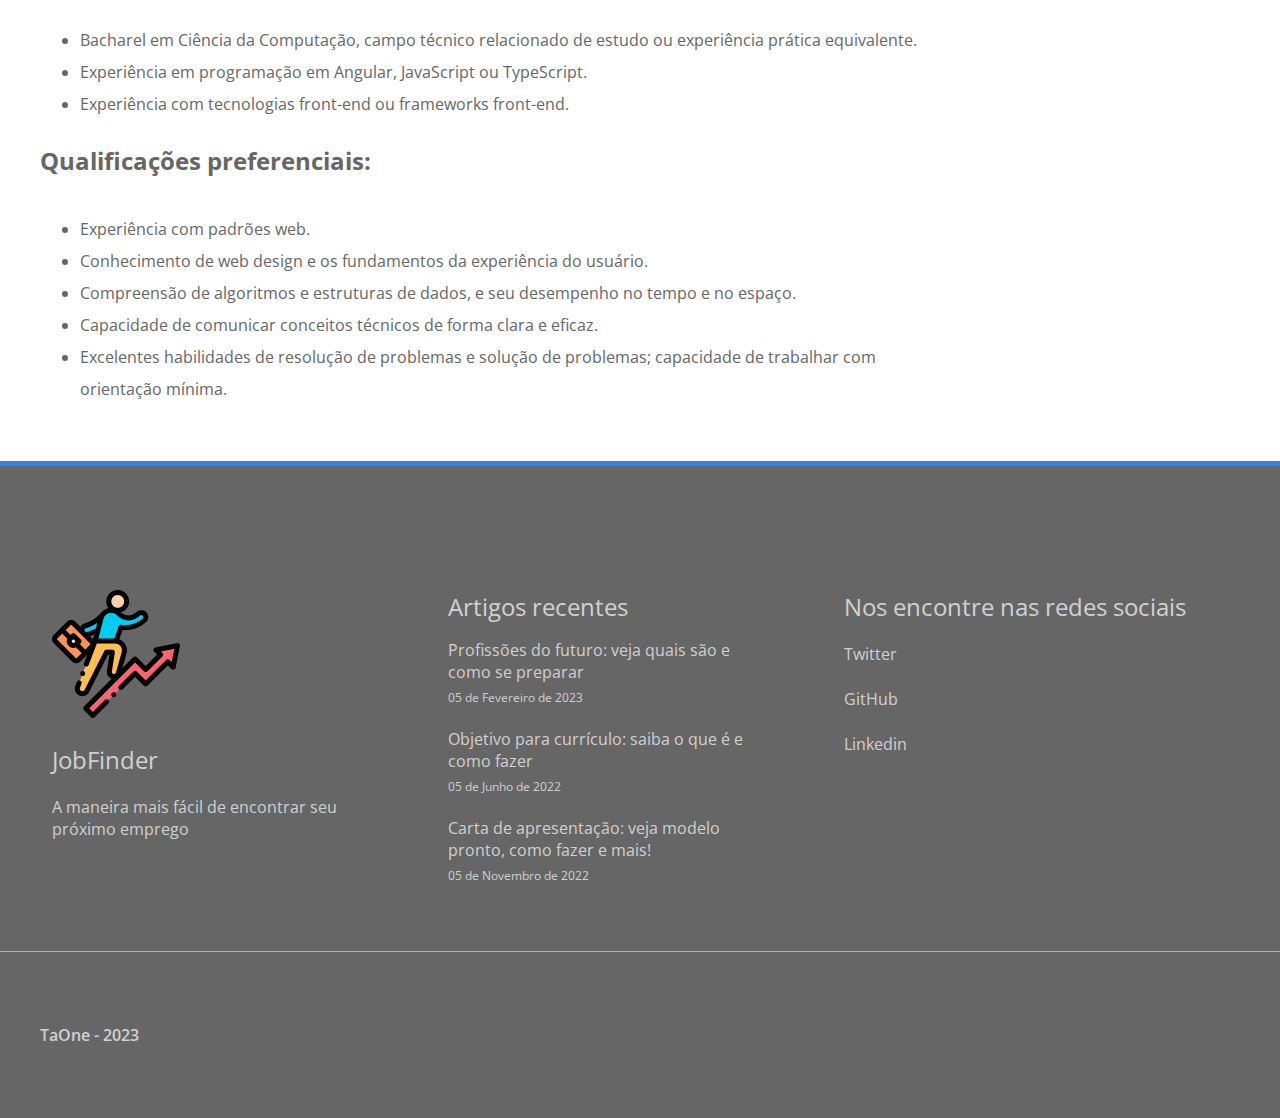
<file: job1.html>
<!DOCTYPE html>
<html>
<head>
	<title>JobFinder - vaga</title>
	<meta charset="utf-8">
	<meta name="viewport" content="width=device-width, initial-scale=1.0">
    <link rel="shortcut icon" href="./img/logo.png" type="image/x-icon">
	<link rel="stylesheet" type="text/css" href="css/styles.css" />
	<link href="https://fonts.googleapis.com/css?family=Open+Sans:300,400,600,700,800&display=swap" rel="stylesheet">
	<link rel="stylesheet" href="https://use.fontawesome.com/releases/v5.8.2/css/all.css" integrity="sha384-oS3vJWv+0UjzBfQzYUhtDYW+Pj2yciDJxpsK1OYPAYjqT085Qq/1cq5FLXAZQ7Ay" crossorigin="anonymous">
</head>
<body>
	<div class="container" id="jobpage">
		<header>
			<nav>
				<div class="nav-container">
					<a href="index.html">
						<img id="logo" src="img/logo.png" alt="JobFinder">
					</a>
                    <i class="fas fa-bars btn-menumobile"></i>
                    <ul>
                        <li><a href="./findjobs.html">Encontrar vaga</a><li>
                        <li><a href="./sendjobs.html">Enviar vaga</a></li>
                        <li><a href="./contactus.html">Contato</a><li>
                    </ul>
                </div>
            </nav>
        </header>
        <div id="job-header">
            <h1>Software Engineer, Front End</h1>
            <div id="job-info">
                <div class="job-type">
                    <span class="clt">CLT</span>
                </div>
                <div class="locality">
                    <i class="fas fa-map-marker-alt"></i>
                    <p>Varsóvia, Polônia</p>
                </div>
                <div class="date">
                    <i class="far fa-calendar-alt"></i>
                    <p>Enviada há 1 dia</p>
                </div>
            </div>
        </div>
        <div class="wrapper">
            <main id="job-container">
                <div id="about-company-container">
                    <h2 class="page-title">Sobre o Google</h2>
                    <img src="./img/company.jpg" id="company-img" alt="Como é o Google">
                    <p class="description">O Google tem orgulho de ser um local de trabalho com oportunidades iguais e um empregador de ação afirmativa. Estamos comprometidos com a igualdade de oportunidades de emprego, independentemente de raça, cor, ascendência, religião, sexo, nacionalidade, orientação sexual, idade, cidadania, estado civil, deficiência, identidade de gênero ou status de veterano. Também consideramos candidatos qualificados independentemente de antecedentes criminais, de acordo com os requisitos legais. Consulte também a Política de EEO do Google e EEO é a lei. Se você tiver uma deficiência ou necessidade especial que exija acomodação, informe-nos preenchendo nosso formulário Acomodações para candidatos .</p>
                </div>
                <div id="about-job-container">
                    <h2 class="page-title">Sobre a vaga</h2>
                    <p class="description">Os engenheiros de software do Google desenvolvem tecnologias de última geração que mudam a forma como bilhões de usuários se conectam, exploram e interagem com as informações e uns com os outros. Nossos produtos precisam lidar com informações em grande escala e ir muito além da pesquisa na web. Procuramos engenheiros que tragam novas ideias de todas as áreas, incluindo recuperação de informações, computação distribuída, design de sistemas em grande escala, rede e armazenamento de dados, segurança, inteligência artificial, processamento de linguagem natural, design de interface do usuário e dispositivos móveis; a lista continua e cresce a cada dia. Como engenheiro de software, você trabalhará em um projeto específico essencial para as necessidades do Google, com oportunidades de trocar de equipe e de projeto à medida que você e nosso negócio em ritmo acelerado crescem e evoluem.</p>
                </div>
                <div id="min-requirements-container">
                    <h2 class="page-title">Qualificações mínimas:</h2>
                    <ul class="jobpage-list">
                        <li>Bacharel em Ciência da Computação, campo técnico relacionado de estudo ou experiência prática equivalente.</li>
                        <li>Experiência em programação em Angular, JavaScript ou TypeScript.</li>
                        <li>Experiência com tecnologias front-end ou frameworks front-end.</li>
                    </ul>
                </div>
                <div id="job-benefits-container">
                    <h2 class="page-title">Qualificações preferenciais:</h2>
                    <ul class="jobpage-list">
                        <li>Experiência com padrões web.</li>
                        <li>Conhecimento de web design e os fundamentos da experiência do usuário.</li>
                        <li>Compreensão de algoritmos e estruturas de dados, e seu desempenho no tempo e no espaço.</li>
                        <li>Capacidade de comunicar conceitos técnicos de forma clara e eficaz.</li>
                        <li>Excelentes habilidades de resolução de problemas e solução de problemas; capacidade de trabalhar com orientação mínima.</li>
                    </ul>
                </div>
            </main>

            <aside id="companyinfo-container">
                <img src="./img/googlelogo.png" alt="Google Logo">
                <div class="job-type">
                    <span class="clt">CLT</span>
                </div>
                <a href="https://pl.linkedin.com/jobs/view/software-engineer-front-end-at-google-3420971043?refId=oHIZ1FUCv5uLXshGyQ3VRA%3D%3D&trackingId=WzLsJHue7X5VfWbXd8%2BV6Q%3D%3D&position=6&pageNum=2&trk=public_jobs_jserp-result_search-card" id="apply-btn">Candidatar-se</a>
                <div class="companysocial-container">
                    <ul id="job-social-list">
                        <li>
                            <a href="https://www.facebook.com/Google/?locale=pt_BR">
                            <i class="fab fa-facebook-square"></i>
                            <span>Facebook</span>
                            </a>
                        </li>
                        <li>
                            <a href="https://www.instagram.com/google/?hl=pt">
                            <i class="fab fa-instagram"></i>
                            <span>Instagram</span>
                        </li>
                            </a>
                        <li>
                            <a href="https://br.linkedin.com/company/google?original_referer=https%3A%2F%2Fwww.google.com%2F">
                            <i class="fab fa-linkedin"></i>
                            <span>LinkedIn</span>
                            </a>
                        </li>
                    </ul>
                </div>
            </aside>
        </div>
        <footer>
            <div class="wrapper">
                <div class="footer-box">
                    <div class="company-footer">
                        <img src="./img/logo.png">
                        <h2>JobFinder</h2>
                        <p>A maneira mais fácil de encontrar seu próximo emprego</p>
                    </div>
                </div>
                <div class="footer-box">
                    <div class="article-footer">
                        <h2>Artigos recentes</h2>
                        <ul class="footer-list footer-article-list">
                            <li>
                                <a href="https://www.gupy.io/blog-do-emprego/profissoes-do-futuro">Profissões do futuro: veja quais são e como se preparar</a>
                                <span class="article-date">05 de Fevereiro de 2023</span>
                            </li>
                            <li>
                                <a href="https://www.gupy.io/blog-do-emprego/objetivo-curriculo">Objetivo para currículo: saiba o que é e como fazer</a>
                                <span class="article-date">05 de Junho de 2022</span>
                            </li>
                            <li>
                                <a href="https://www.gupy.io/blog-do-emprego/carta-de-apresentacao">Carta de apresentação: veja modelo pronto, como fazer e mais!</a>
                                <span class="article-date">05 de Novembro de 2022</span>
                            </li>
                        </ul>
                    </div>
                </div>
                <div class="footer-box">
                    <h2>Nos encontre nas redes sociais</h2>
                    <ul class="footer-list">
                        <li>
                            <a href="https://twitter.com/TaOne0707">
                                <i class="fab fa-twitter-square"></i>
                                <span>Twitter</span>
                            </a>
                        </li>
                        <li>
                            <a href="https://github.com/Ta-One">
                                <i class='fab fa-github-square'></i>
                                <span>GitHub</span>
                            </a>
                        </li>
                        <li>
                            <a href="https://www.linkedin.com/in/tauan-araujo/">
                                <i class="fab fa-linkedin"></i>
                                <span>Linkedin</span>
                            </a>
                        </li>
                    </ul>
                </div>
            </div>
            <div class="footer-bottom">
                <div class="wrapper">
                    <p>TaOne - 2023</p>
                </div>
            </div>
        </footer>
    </div>
    <script src="https://code.jquery.com/jquery-3.6.3.min.js" integrity="sha256-pvPw+upLPUjgMXY0G+8O0xUf+/Im1MZjXxxgOcBQBXU=" crossorigin="anonymous"></script>
<script src="./js/scripts.js"></script>
</body>
</html>
</file>
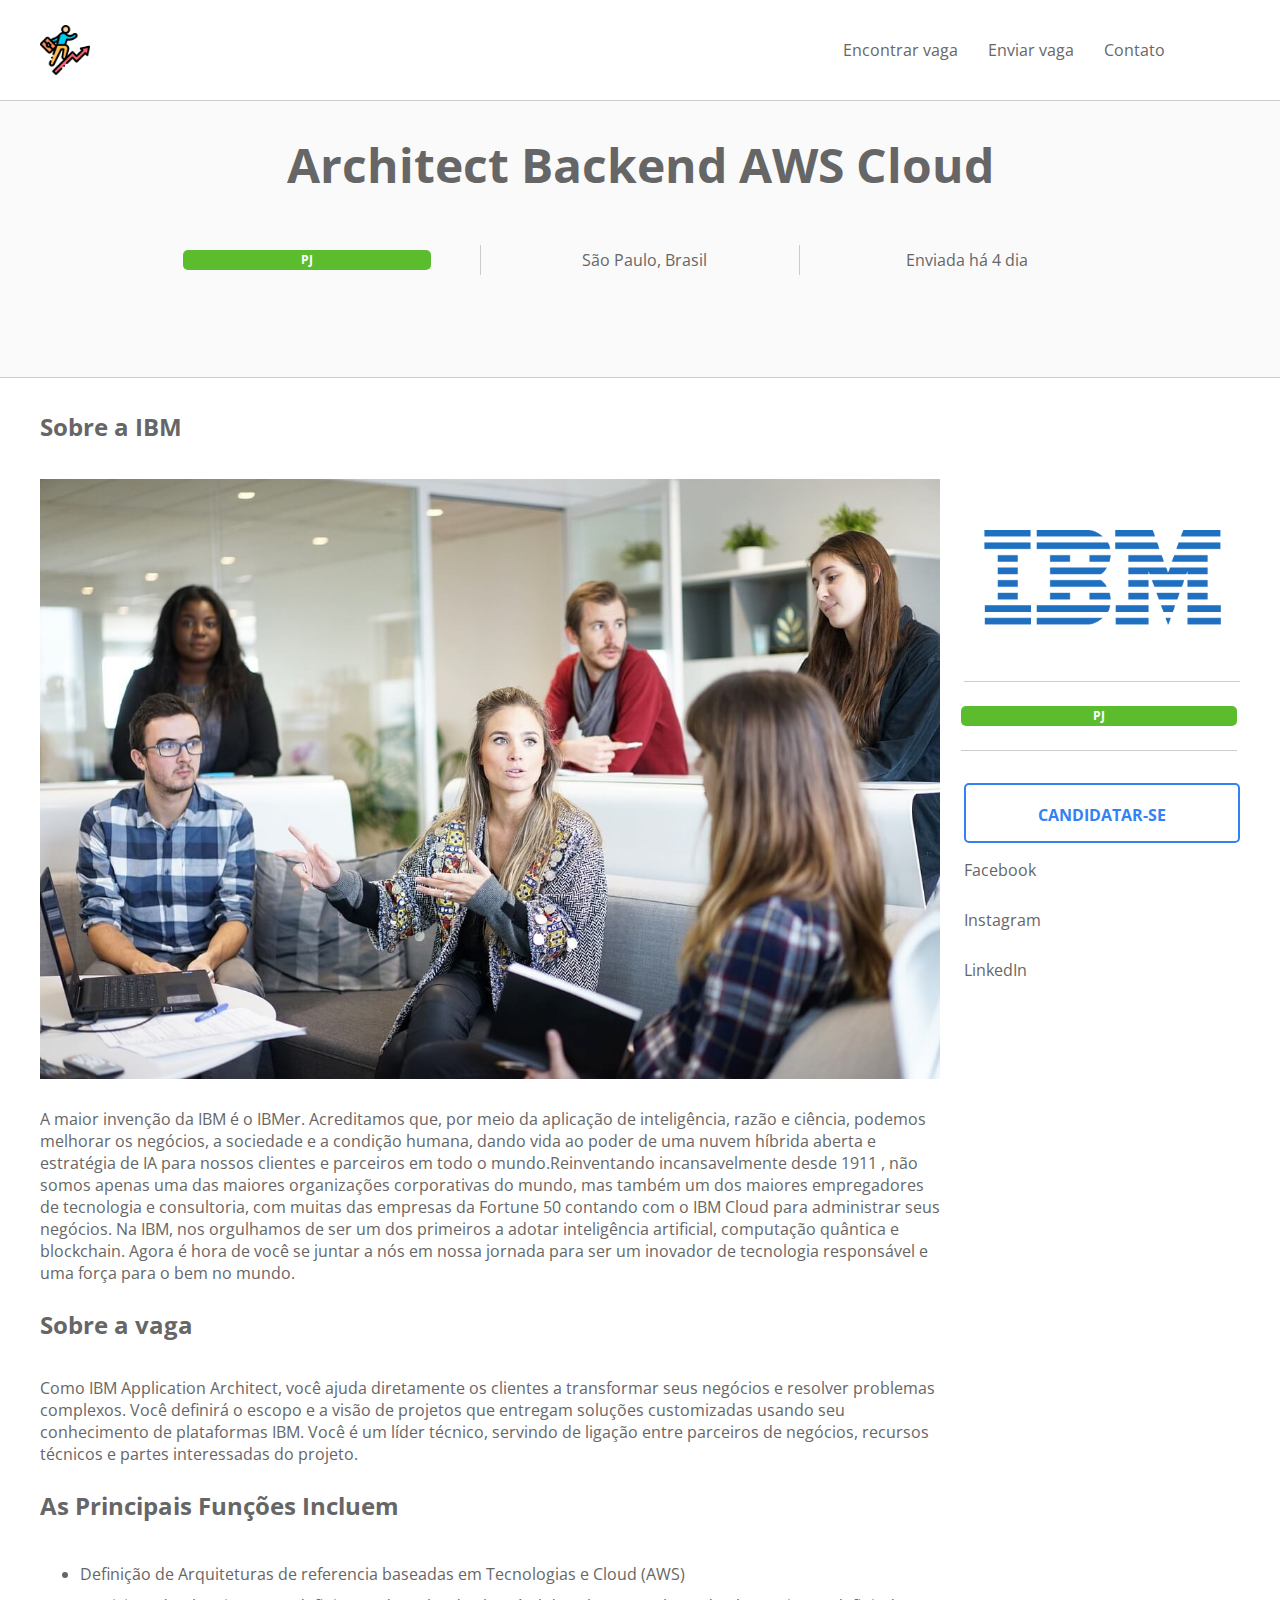
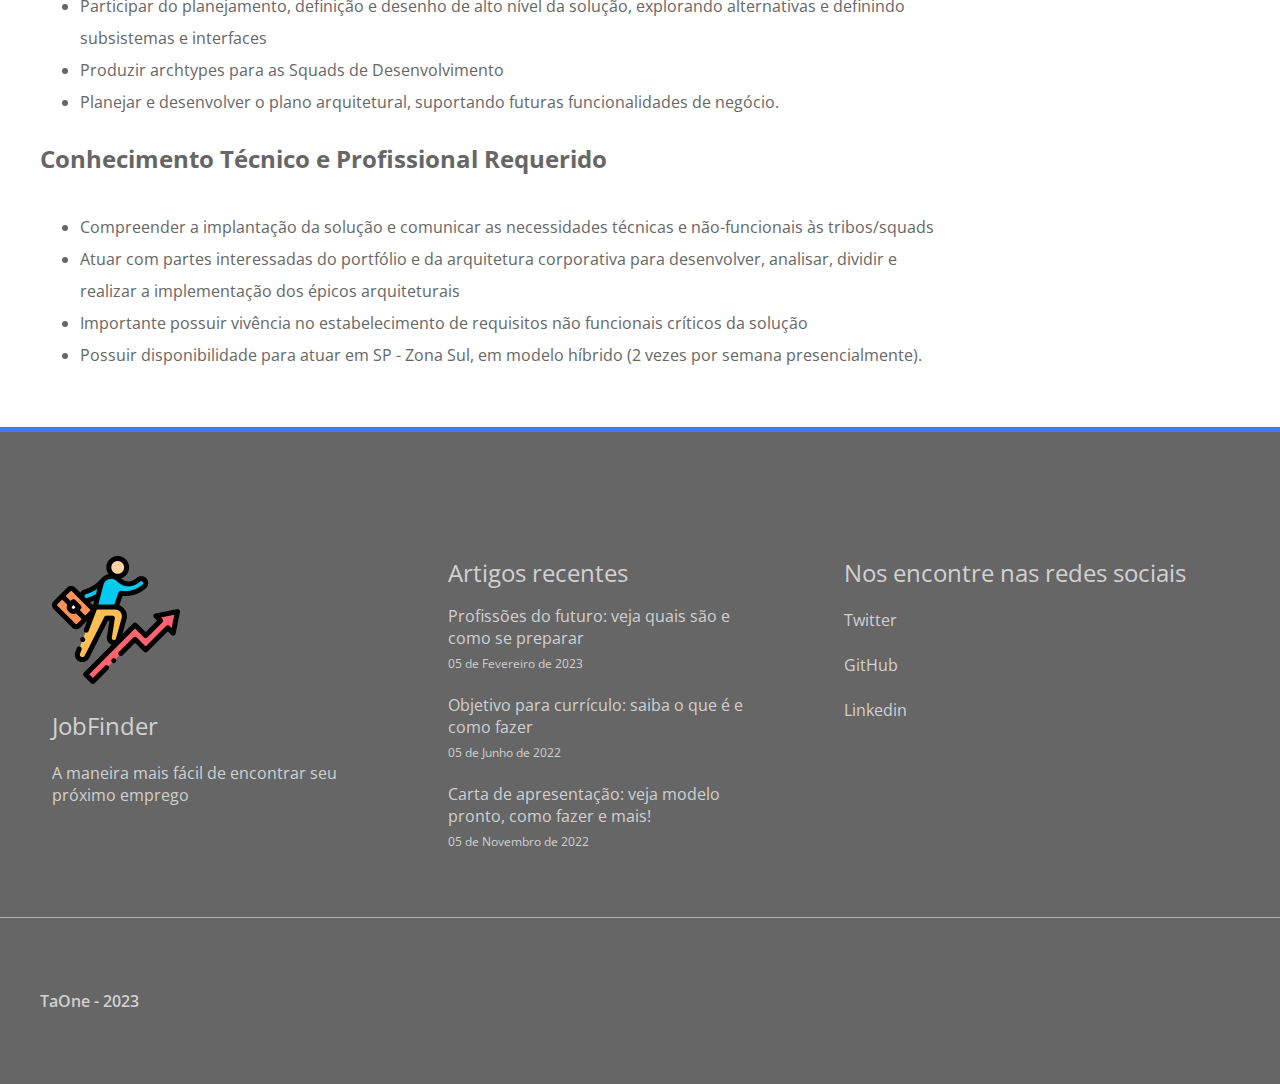
<file: job2.html>
<!DOCTYPE html>
<html>
<head>
	<title>JobFinder - vaga</title>
	<meta charset="utf-8">
	<meta name="viewport" content="width=device-width, initial-scale=1.0">
    <link rel="shortcut icon" href="./img/logo.png" type="image/x-icon">
	<link rel="stylesheet" type="text/css" href="css/styles.css" />
	<link href="https://fonts.googleapis.com/css?family=Open+Sans:300,400,600,700,800&display=swap" rel="stylesheet">
	<link rel="stylesheet" href="https://use.fontawesome.com/releases/v5.8.2/css/all.css" integrity="sha384-oS3vJWv+0UjzBfQzYUhtDYW+Pj2yciDJxpsK1OYPAYjqT085Qq/1cq5FLXAZQ7Ay" crossorigin="anonymous">
</head>
<body>
	<div class="container" id="jobpage">
		<header>
			<nav>
				<div class="nav-container">
					<a href="index.html">
						<img id="logo" src="img/logo.png" alt="JobFinder">
					</a>
                    <i class="fas fa-bars btn-menumobile"></i>
                    <ul>
                        <li><a href="./findjobs.html">Encontrar vaga</a><li>
                        <li><a href="./sendjobs.html">Enviar vaga</a></li>
                        <li><a href="./contactus.html">Contato</a><li>
                    </ul>
                </div>
            </nav>
        </header>
        <div id="job-header">
            <h1>Architect Backend AWS Cloud</h1>
            <div id="job-info">
                <div class="job-type">
                    <span class="pj">PJ</span>
                </div>
                <div class="locality">
                    <i class="fas fa-map-marker-alt"></i>
                    <p>São Paulo, Brasil</p>
                </div>
                <div class="date">
                    <i class="far fa-calendar-alt"></i>
                    <p>Enviada há 4 dia</p>
                </div>
            </div>
        </div>
        <div class="wrapper">
            <main id="job-container">
                <div id="about-company-container">
                    <h2 class="page-title">Sobre a IBM</h2>
                    <img src="./img/company.jpg" id="company-img" alt="Como é a IBM">
                    <p class="description">A maior invenção da IBM é o IBMer. Acreditamos que, por meio da aplicação de inteligência, razão e ciência, podemos melhorar os negócios, a sociedade e a condição humana, dando vida ao poder de uma nuvem híbrida aberta e estratégia de IA para nossos clientes e parceiros em todo o mundo.Reinventando incansavelmente desde 1911 , não somos apenas uma das maiores organizações corporativas do mundo, mas também um dos maiores empregadores de tecnologia e consultoria, com muitas das empresas da Fortune 50 contando com o IBM Cloud para administrar seus negócios. Na IBM, nos orgulhamos de ser um dos primeiros a adotar inteligência artificial, computação quântica e blockchain. Agora é hora de você se juntar a nós em nossa jornada para ser um inovador de tecnologia responsável e uma força para o bem no mundo.</p>
                </div>
                <div id="about-job-container">
                    <h2 class="page-title">Sobre a vaga</h2>
                    <p class="description">Como IBM Application Architect, você ajuda diretamente os clientes a transformar seus negócios e resolver problemas complexos. Você definirá o escopo e a visão de projetos que entregam soluções customizadas usando seu conhecimento de plataformas IBM. Você é um líder técnico, servindo de ligação entre parceiros de negócios, recursos técnicos e partes interessadas do projeto.</p>
                </div>
                <div id="min-requirements-container">
                    <h2 class="page-title">As Principais Funções Incluem</h2>
                    <ul class="jobpage-list">
                        <li>Definição de Arquiteturas de referencia baseadas em Tecnologias e Cloud (AWS)</li>
                        <li>Participar do planejamento, definição e desenho de alto nível da solução, explorando alternativas e definindo subsistemas e interfaces</li>
                        <li>Produzir archtypes para as Squads de Desenvolvimento</li>
                        <li>Planejar e desenvolver o plano arquitetural, suportando futuras funcionalidades de negócio.</li>
                    </ul>
                </div>
                <div id="job-benefits-container">
                    <h2 class="page-title">Conhecimento Técnico e Profissional Requerido</h2>
                    <ul class="jobpage-list">
                        <li>Compreender a implantação da solução e comunicar as necessidades técnicas e não-funcionais às tribos/squads</li>
                        <li>Atuar com partes interessadas do portfólio e da arquitetura corporativa para desenvolver, analisar, dividir e realizar a implementação dos épicos arquiteturais</li>
                        <li>Importante possuir vivência no estabelecimento de requisitos não funcionais críticos da solução</li>
                        <li>Possuir disponibilidade para atuar em SP - Zona Sul, em modelo híbrido (2 vezes por semana presencialmente).</li>
                    </ul>
                </div>
            </main>

            <aside id="companyinfo-container">
                <img src="./img/ibmlogo.png" alt="IBM Logo">
                <div class="job-type">
                    <span class="pj">PJ</span>
                </div>
                <a href="https://www.linkedin.com/jobs/view/3435547484/?alternateChannel=search&refId=KArx0agiAoHgeOOTYOYD4g%3D%3D&trackingId=swopCqf6XHRRAuaRaRtFtw%3D%3D&trk=d_flagship3_search_srp_jobs" id="apply-btn">Candidatar-se</a>
                <div class="companysocial-container">
                    <ul id="job-social-list">
                        <li>
                            <a href="https://www.facebook.com/IBMBrasil/">
                            <i class="fab fa-facebook-square"></i>
                            <span>Facebook</span>
                            </a>
                        </li>
                        <li>
                            <a href="https://www.instagram.com/ibm/">
                            <i class="fab fa-instagram"></i>
                            <span>Instagram</span>
                        </li>
                            </a>
                        <li>
                            <a href="https://www.linkedin.com/company/ibm/?originalSubdomain=br">
                            <i class="fab fa-linkedin"></i>
                            <span>LinkedIn</span>
                            </a>
                        </li>
                    </ul>
                </div>
            </aside>
        </div>
        <footer>
            <div class="wrapper">
                <div class="footer-box">
                    <div class="company-footer">
                        <img src="./img/logo.png">
                        <h2>JobFinder</h2>
                        <p>A maneira mais fácil de encontrar seu próximo emprego</p>
                    </div>
                </div>
                <div class="footer-box">
                    <div class="article-footer">
                        <h2>Artigos recentes</h2>
                        <ul class="footer-list footer-article-list">
                            <li>
                                <a href="https://www.gupy.io/blog-do-emprego/profissoes-do-futuro">Profissões do futuro: veja quais são e como se preparar</a>
                                <span class="article-date">05 de Fevereiro de 2023</span>
                            </li>
                            <li>
                                <a href="https://www.gupy.io/blog-do-emprego/objetivo-curriculo">Objetivo para currículo: saiba o que é e como fazer</a>
                                <span class="article-date">05 de Junho de 2022</span>
                            </li>
                            <li>
                                <a href="https://www.gupy.io/blog-do-emprego/carta-de-apresentacao">Carta de apresentação: veja modelo pronto, como fazer e mais!</a>
                                <span class="article-date">05 de Novembro de 2022</span>
                            </li>
                        </ul>
                    </div>
                </div>
                <div class="footer-box">
                    <h2>Nos encontre nas redes sociais</h2>
                    <ul class="footer-list">
                        <li>
                            <a href="https://twitter.com/TaOne0707">
                                <i class="fab fa-twitter-square"></i>
                                <span>Twitter</span>
                            </a>
                        </li>
                        <li>
                            <a href="https://github.com/Ta-One">
                                <i class='fab fa-github-square'></i>
                                <span>GitHub</span>
                            </a>
                        </li>
                        <li>
                            <a href="https://www.linkedin.com/in/tauan-araujo/">
                                <i class="fab fa-linkedin"></i>
                                <span>Linkedin</span>
                            </a>
                        </li>
                    </ul>
                </div>
            </div>
            <div class="footer-bottom">
                <div class="wrapper">
                    <p>TaOne - 2023</p>
                </div>
            </div>
        </footer>
    </div>
    <script src="https://code.jquery.com/jquery-3.6.3.min.js" integrity="sha256-pvPw+upLPUjgMXY0G+8O0xUf+/Im1MZjXxxgOcBQBXU=" crossorigin="anonymous"></script>
<script src="./js/scripts.js"></script>
</body>
</html>
</file>
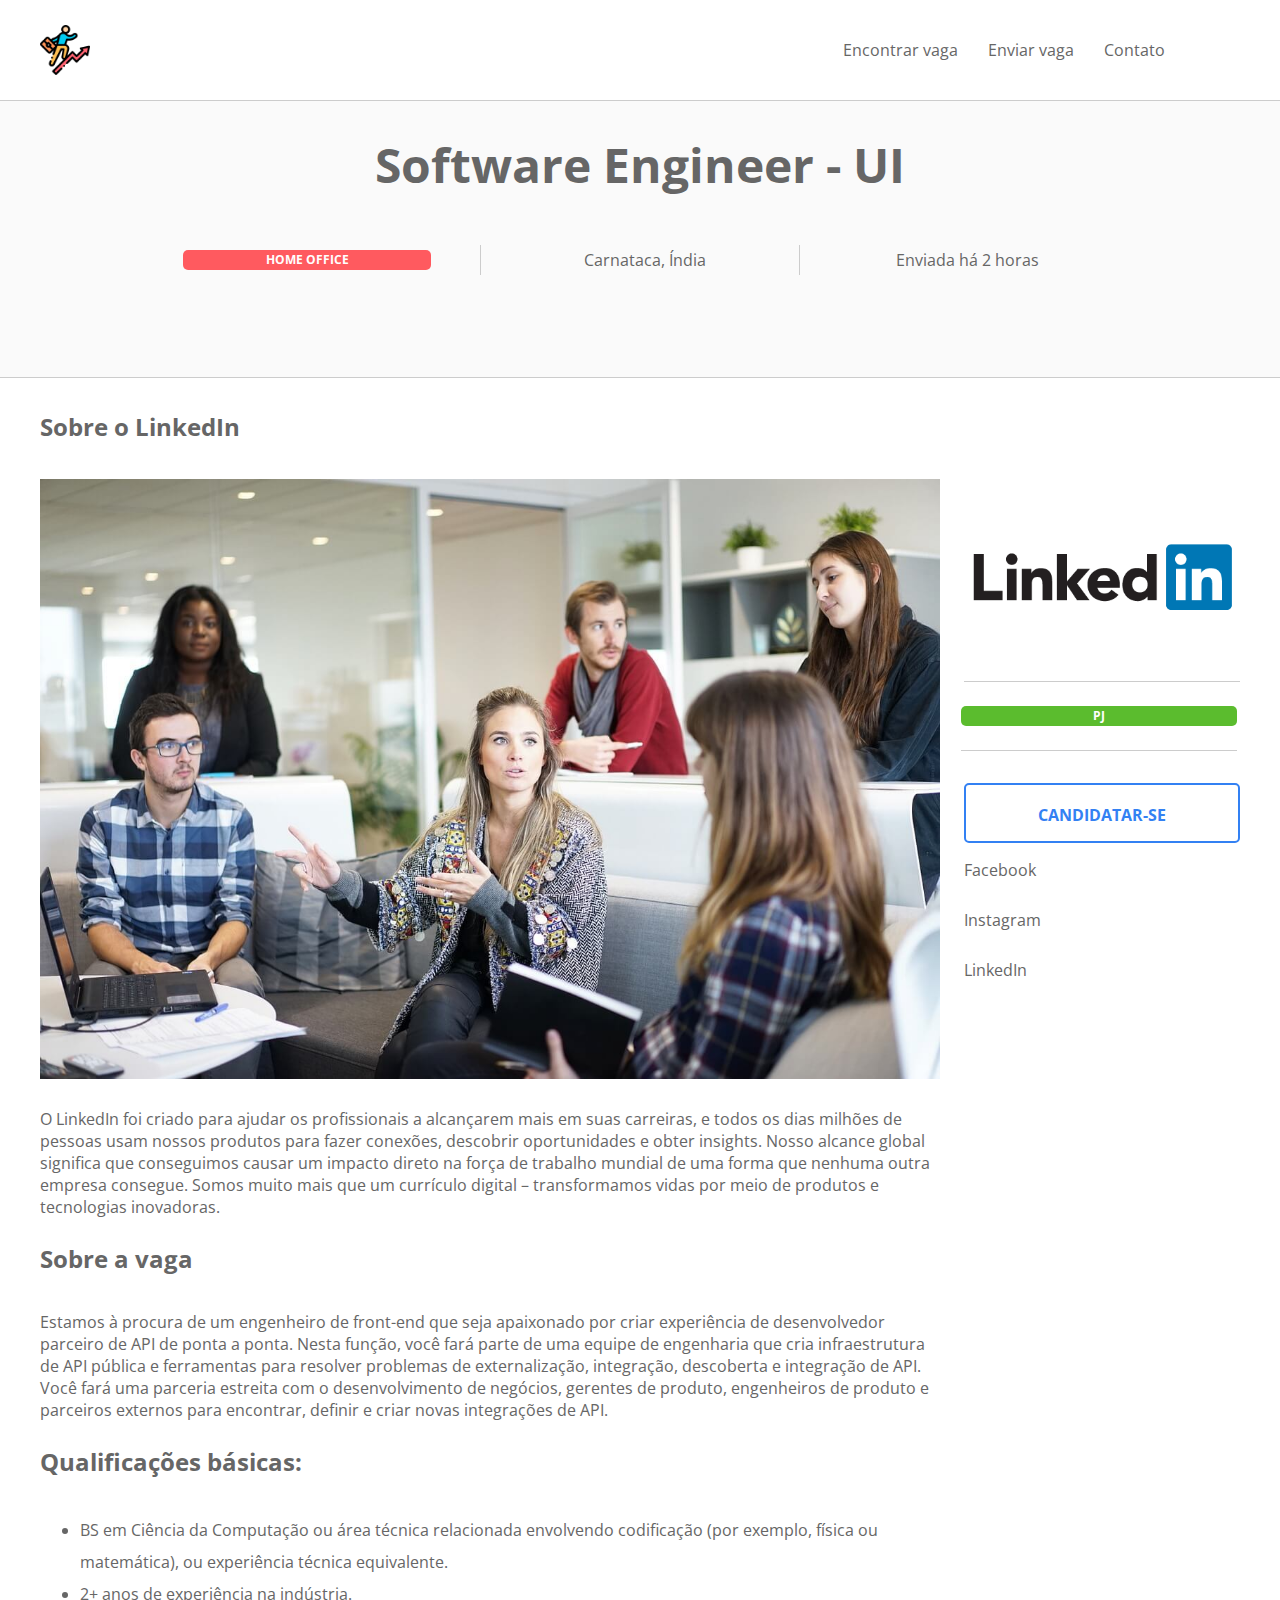
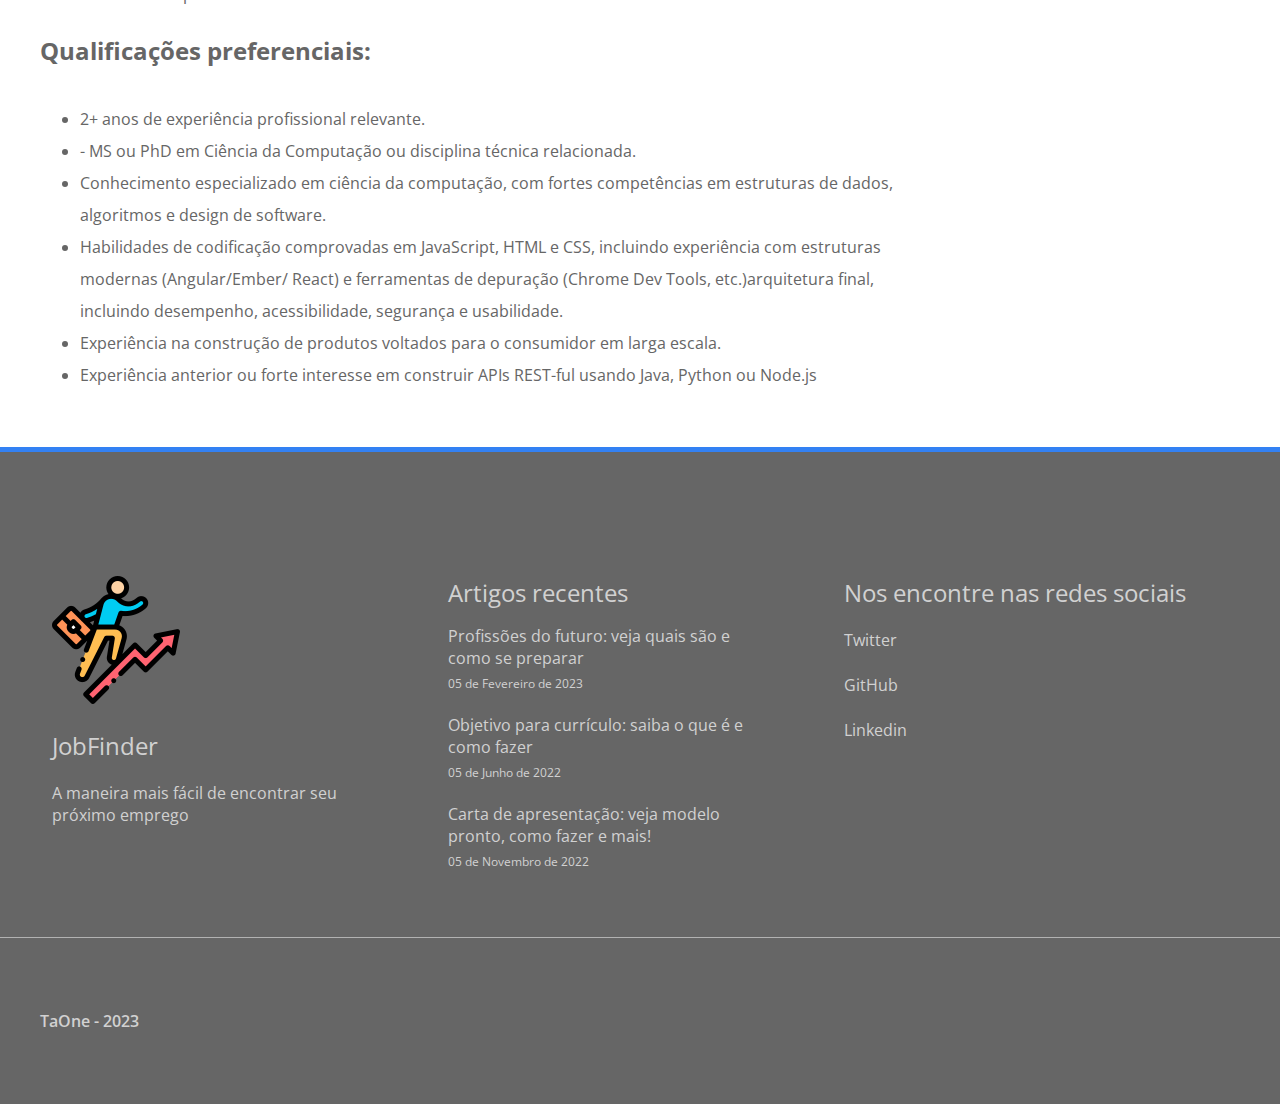
<file: job3.html>
<!DOCTYPE html>
<html>
<head>
	<title>JobFinder - vaga</title>
	<meta charset="utf-8">
	<meta name="viewport" content="width=device-width, initial-scale=1.0">
    <link rel="shortcut icon" href="./img/logo.png" type="image/x-icon">
	<link rel="stylesheet" type="text/css" href="css/styles.css" />
	<link href="https://fonts.googleapis.com/css?family=Open+Sans:300,400,600,700,800&display=swap" rel="stylesheet">
	<link rel="stylesheet" href="https://use.fontawesome.com/releases/v5.8.2/css/all.css" integrity="sha384-oS3vJWv+0UjzBfQzYUhtDYW+Pj2yciDJxpsK1OYPAYjqT085Qq/1cq5FLXAZQ7Ay" crossorigin="anonymous">
</head>
<body>
	<div class="container" id="jobpage">
		<header>
			<nav>
				<div class="nav-container">
					<a href="index.html">
						<img id="logo" src="img/logo.png" alt="JobFinder">
					</a>
                    <i class="fas fa-bars btn-menumobile"></i>
                    <ul>
                        <li><a href="./findjobs.html">Encontrar vaga</a><li>
                        <li><a href="./sendjobs.html">Enviar vaga</a></li>
                        <li><a href="./contactus.html">Contato</a><li>
                    </ul>
                </div>
            </nav>
        </header>
        <div id="job-header">
            <h1>Software Engineer - UI</h1>
            <div id="job-info">
                <div class="job-type">
                    <span class="homeoffice">Home Office</span>
                </div>
                <div class="locality">
                    <i class="fas fa-map-marker-alt"></i>
                    <p>Carnataca, Índia</p>
                </div>
                <div class="date">
                    <i class="far fa-calendar-alt"></i>
                    <p>Enviada há 2 horas</p>
                </div>
            </div>
        </div>
        <div class="wrapper">
            <main id="job-container">
                <div id="about-company-container">
                    <h2 class="page-title">Sobre o LinkedIn</h2>
                    <img src="./img/company.jpg" id="company-img" alt="Como é o LinkeIn">
                    <p class="description">O LinkedIn foi criado para ajudar os profissionais a alcançarem mais em suas carreiras, e todos os dias milhões de pessoas usam nossos produtos para fazer conexões, descobrir oportunidades e obter insights. Nosso alcance global significa que conseguimos causar um impacto direto na força de trabalho mundial de uma forma que nenhuma outra empresa consegue. Somos muito mais que um currículo digital – transformamos vidas por meio de produtos e tecnologias inovadoras.</p>
                </div>
                <div id="about-job-container">
                    <h2 class="page-title">Sobre a vaga</h2>
                    <p class="description">Estamos à procura de um engenheiro de front-end que seja apaixonado por criar experiência de desenvolvedor parceiro de API de ponta a ponta. Nesta função, você fará parte de uma equipe de engenharia que cria infraestrutura de API pública e ferramentas para resolver problemas de externalização, integração, descoberta e integração de API. Você fará uma parceria estreita com o desenvolvimento de negócios, gerentes de produto, engenheiros de produto e parceiros externos para encontrar, definir e criar novas integrações de API.</p>
                </div>
                <div id="min-requirements-container">
                    <h2 class="page-title">Qualificações básicas:</h2>
                    <ul class="jobpage-list">
                        <li>BS em Ciência da Computação ou área técnica relacionada envolvendo codificação (por exemplo, física ou matemática), ou experiência técnica equivalente.</li>
                        <li>2+ anos de experiência na indústria.</li>
                    </ul>
                </div>
                <div id="job-benefits-container">
                    <h2 class="page-title">Qualificações preferenciais:</h2>
                    <ul class="jobpage-list">
                        <li>2+ anos de experiência profissional relevante.</li>
                        <li>- MS ou PhD em Ciência da Computação ou disciplina técnica relacionada.</li>
                        <li>Conhecimento especializado em ciência da computação, com fortes competências em estruturas de dados, algoritmos e design de software.</li>
                        <li>Habilidades de codificação comprovadas em JavaScript, HTML e CSS, incluindo experiência com estruturas modernas (Angular/Ember/ React) e ferramentas de depuração (Chrome Dev Tools, etc.)arquitetura final, incluindo desempenho, acessibilidade, segurança e usabilidade.</li>
                        <li>Experiência na construção de produtos voltados para o consumidor em larga escala.</li>
                        <li>Experiência anterior ou forte interesse em construir APIs REST-ful usando Java, Python ou Node.js</li>
                    </ul>
                </div>
            </main>

            <aside id="companyinfo-container">
                <img src="./img/linkedinlogo.png" alt="LinkedIn Logo">
                <div class="job-type">
                    <span class="pj">PJ</span>
                </div>
                <a href="https://www.linkedin.com/jobs/view/3435547484/?alternateChannel=search&refId=zWwB92Xh0YcddMHF6Iq%2Blw%3D%3D&trackingId=wwAx7X2%2BTU%2B0gUdktq2Nag%3D%3D" id="apply-btn">Candidatar-se</a>
                <div class="companysocial-container">
                    <ul id="job-social-list">
                        <li>
                            <a href="https://www.facebook.com/linkedinbrasil/?locale=pt_BR">
                            <i class="fab fa-facebook-square"></i>
                            <span>Facebook</span>
                            </a>
                        </li>
                        <li>
                            <a href="https://www.instagram.com/linkedin/">
                            <i class="fab fa-instagram"></i>
                            <span>Instagram</span>
                        </li>
                            </a>
                        <li>
                            <a href="https://www.linkedin.com/company/linkedin/">
                            <i class="fab fa-linkedin"></i>
                            <span>LinkedIn</span>
                            </a>
                        </li>
                    </ul>
                </div>
            </aside>
        </div>
        <footer>
            <div class="wrapper">
                <div class="footer-box">
                    <div class="company-footer">
                        <img src="./img/logo.png">
                        <h2>JobFinder</h2>
                        <p>A maneira mais fácil de encontrar seu próximo emprego</p>
                    </div>
                </div>
                <div class="footer-box">
                    <div class="article-footer">
                        <h2>Artigos recentes</h2>
                        <ul class="footer-list footer-article-list">
                            <li>
                                <a href="https://www.gupy.io/blog-do-emprego/profissoes-do-futuro">Profissões do futuro: veja quais são e como se preparar</a>
                                <span class="article-date">05 de Fevereiro de 2023</span>
                            </li>
                            <li>
                                <a href="https://www.gupy.io/blog-do-emprego/objetivo-curriculo">Objetivo para currículo: saiba o que é e como fazer</a>
                                <span class="article-date">05 de Junho de 2022</span>
                            </li>
                            <li>
                                <a href="https://www.gupy.io/blog-do-emprego/carta-de-apresentacao">Carta de apresentação: veja modelo pronto, como fazer e mais!</a>
                                <span class="article-date">05 de Novembro de 2022</span>
                            </li>
                        </ul>
                    </div>
                </div>
                <div class="footer-box">
                    <h2>Nos encontre nas redes sociais</h2>
                    <ul class="footer-list">
                        <li>
                            <a href="https://twitter.com/TaOne0707">
                                <i class="fab fa-twitter-square"></i>
                                <span>Twitter</span>
                            </a>
                        </li>
                        <li>
                            <a href="https://github.com/Ta-One">
                                <i class='fab fa-github-square'></i>
                                <span>GitHub</span>
                            </a>
                        </li>
                        <li>
                            <a href="https://www.linkedin.com/in/tauan-araujo/">
                                <i class="fab fa-linkedin"></i>
                                <span>Linkedin</span>
                            </a>
                        </li>
                    </ul>
                </div>
            </div>
            <div class="footer-bottom">
                <div class="wrapper">
                    <p>TaOne - 2023</p>
                </div>
            </div>
        </footer>
    </div>
    <script src="https://code.jquery.com/jquery-3.6.3.min.js" integrity="sha256-pvPw+upLPUjgMXY0G+8O0xUf+/Im1MZjXxxgOcBQBXU=" crossorigin="anonymous"></script>
<script src="./js/scripts.js"></script>
</body>
</html>
</file>
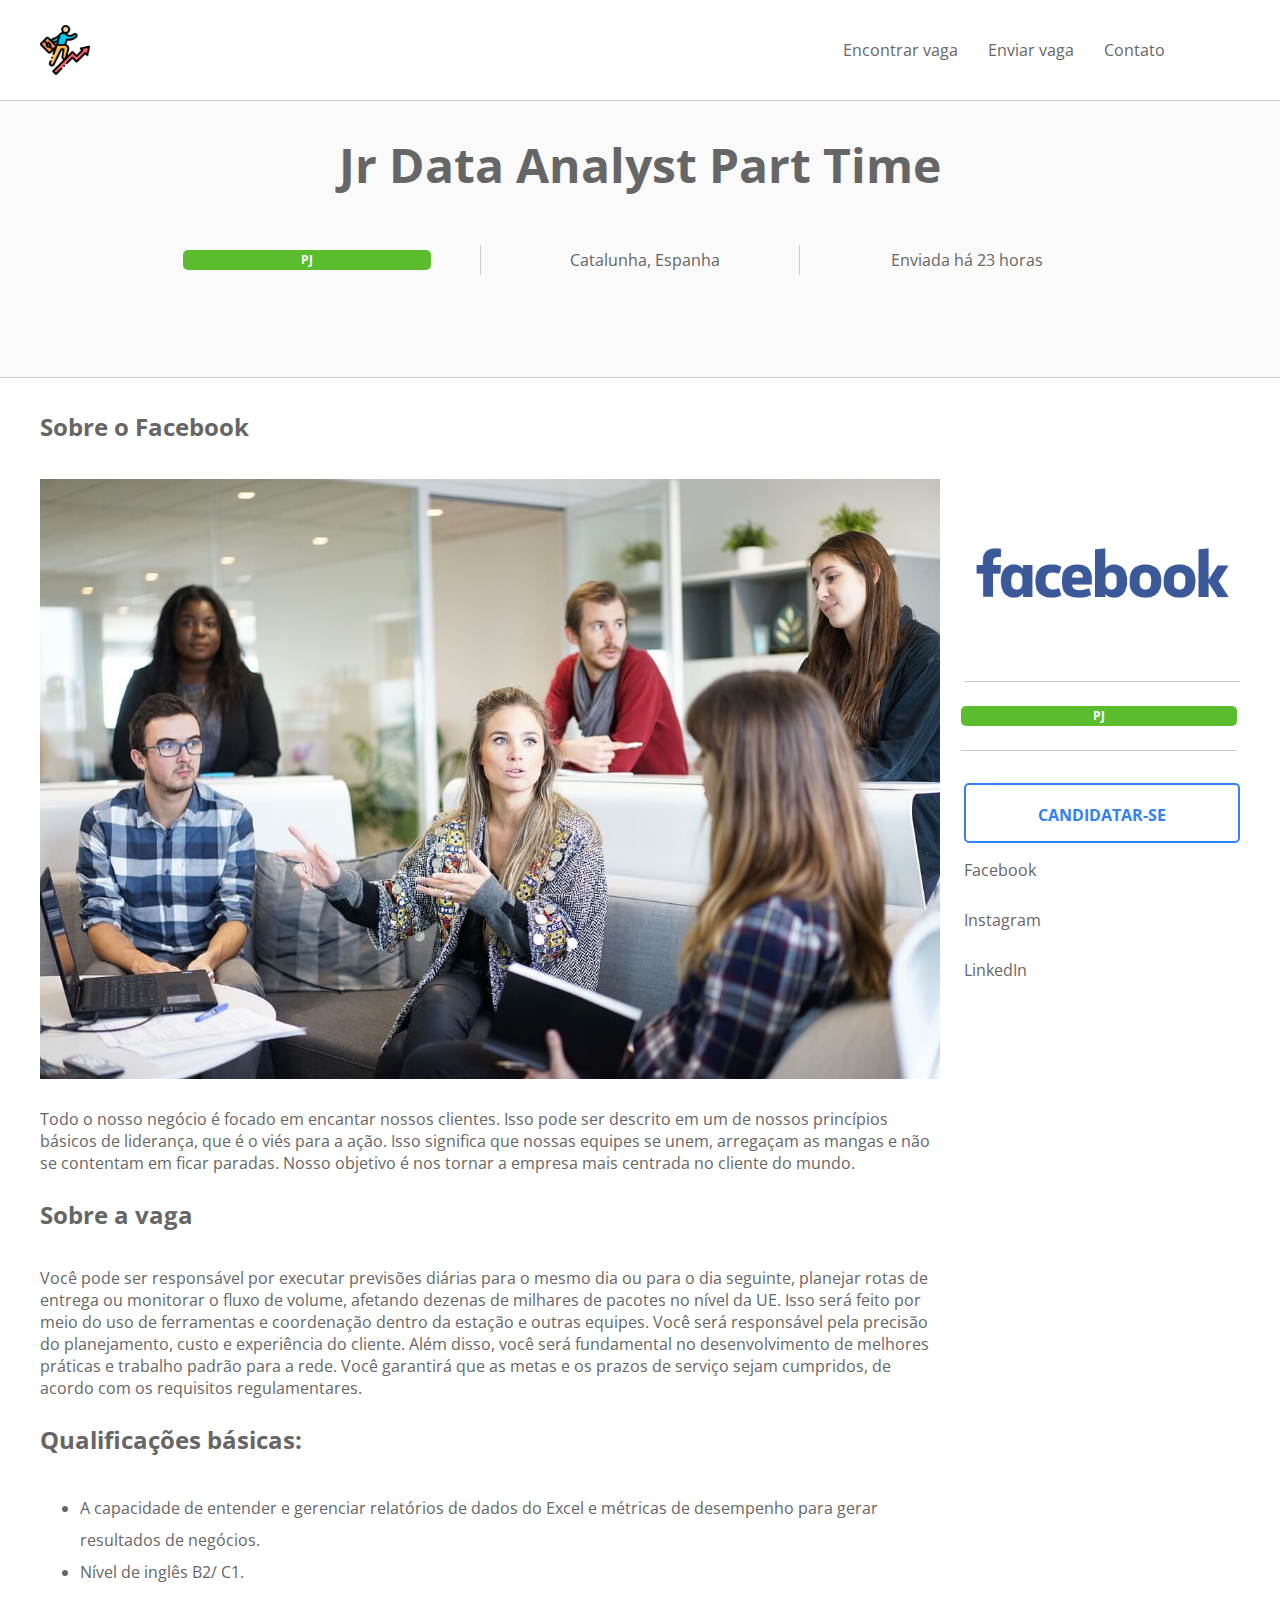
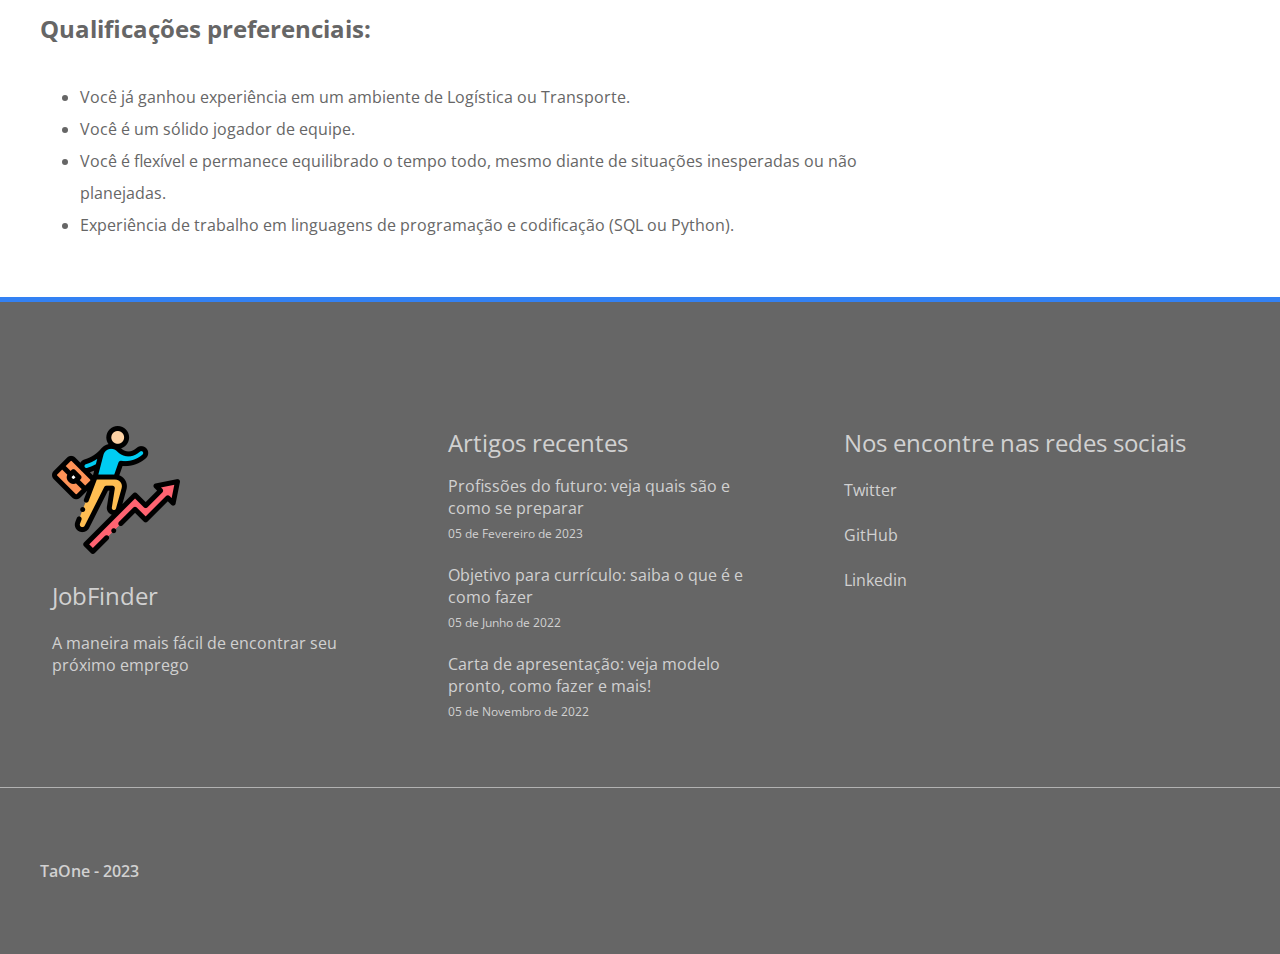
<file: job4.html>
<!DOCTYPE html>
<html>
<head>
	<title>JobFinder - vaga</title>
	<meta charset="utf-8">
	<meta name="viewport" content="width=device-width, initial-scale=1.0">
    <link rel="shortcut icon" href="./img/logo.png" type="image/x-icon">
	<link rel="stylesheet" type="text/css" href="css/styles.css" />
	<link href="https://fonts.googleapis.com/css?family=Open+Sans:300,400,600,700,800&display=swap" rel="stylesheet">
	<link rel="stylesheet" href="https://use.fontawesome.com/releases/v5.8.2/css/all.css" integrity="sha384-oS3vJWv+0UjzBfQzYUhtDYW+Pj2yciDJxpsK1OYPAYjqT085Qq/1cq5FLXAZQ7Ay" crossorigin="anonymous">
</head>
<body>
	<div class="container" id="jobpage">
		<header>
			<nav>
				<div class="nav-container">
					<a href="index.html">
						<img id="logo" src="img/logo.png" alt="JobFinder">
					</a>
                    <i class="fas fa-bars btn-menumobile"></i>
                    <ul>
                        <li><a href="./findjobs.html">Encontrar vaga</a><li>
                        <li><a href="./sendjobs.html">Enviar vaga</a></li>
                        <li><a href="./contactus.html">Contato</a><li>
                    </ul>
                </div>
            </nav>
        </header>
        <div id="job-header">
            <h1>Jr Data Analyst Part Time</h1>
            <div id="job-info">
                <div class="job-type">
                    <span class="pj">PJ</span>
                </div>
                <div class="locality">
                    <i class="fas fa-map-marker-alt"></i>
                    <p>Catalunha, Espanha</p>
                </div>
                <div class="date">
                    <i class="far fa-calendar-alt"></i>
                    <p>Enviada há 23 horas</p>
                </div>
            </div>
        </div>
        <div class="wrapper">
            <main id="job-container">
                <div id="about-company-container">
                    <h2 class="page-title">Sobre o Facebook</h2>
                    <img src="./img/company.jpg" id="company-img" alt="Como é o LinkeIn">
                    <p class="description">Todo o nosso negócio é focado em encantar nossos clientes. Isso pode ser descrito em um de nossos princípios básicos de liderança, que é o viés para a ação. Isso significa que nossas equipes se unem, arregaçam as mangas e não se contentam em ficar paradas. Nosso objetivo é nos tornar a empresa mais centrada no cliente do mundo.</p>
                </div>
                <div id="about-job-container">
                    <h2 class="page-title">Sobre a vaga</h2>
                    <p class="description">Você pode ser responsável por executar previsões diárias para o mesmo dia ou para o dia seguinte, planejar rotas de entrega ou monitorar o fluxo de volume, afetando dezenas de milhares de pacotes no nível da UE. Isso será feito por meio do uso de ferramentas e coordenação dentro da estação e outras equipes. Você será responsável pela precisão do planejamento, custo e experiência do cliente. Além disso, você será fundamental no desenvolvimento de melhores práticas e trabalho padrão para a rede. Você garantirá que as metas e os prazos de serviço sejam cumpridos, de acordo com os requisitos regulamentares.</p>
                </div>
                <div id="min-requirements-container">
                    <h2 class="page-title">Qualificações básicas:</h2>
                    <ul class="jobpage-list">
                        <li>A capacidade de entender e gerenciar relatórios de dados do Excel e métricas de desempenho para gerar resultados de negócios.</li>
                        <li>Nível de inglês B2/ C1.</li>
                    </ul>
                </div>
                <div id="job-benefits-container">
                    <h2 class="page-title">Qualificações preferenciais:</h2>
                    <ul class="jobpage-list">
                        <li>Você já ganhou experiência em um ambiente de Logística ou Transporte.</li>
                        <li>Você é um sólido jogador de equipe.</li>
                        <li>Você é flexível e permanece equilibrado o tempo todo, mesmo diante de situações inesperadas ou não planejadas.</li>
                        <li>Experiência de trabalho em linguagens de programação e codificação (SQL ou Python).</li>
                    </ul>
                </div>
            </main>

            <aside id="companyinfo-container">
                <img src="./img/facebooklogo.png" alt="Facebook Logo">
                <div class="job-type">
                    <span class="pj">PJ</span>
                </div>
                <a href="https://www.linkedin.com/company/facebook?originalSubdomain=br" id="apply-btn">Candidatar-se</a>
                <div class="companysocial-container">
                    <ul id="job-social-list">
                        <li>
                            <a href="https://www.facebook.com/">
                            <i class="fab fa-facebook-square"></i>
                            <span>Facebook</span>
                            </a>
                        </li>
                        <li>
                            <a href="https://www.instagram.com/facebook/">
                            <i class="fab fa-instagram"></i>
                            <span>Instagram</span>
                        </li>
                            </a>
                        <li>
                            <a href="https://www.linkedin.com/company/facebook?originalSubdomain=br">
                            <i class="fab fa-linkedin"></i>
                            <span>LinkedIn</span>
                            </a>
                        </li>
                    </ul>
                </div>
            </aside>
        </div>
        <footer>
            <div class="wrapper">
                <div class="footer-box">
                    <div class="company-footer">
                        <img src="./img/logo.png">
                        <h2>JobFinder</h2>
                        <p>A maneira mais fácil de encontrar seu próximo emprego</p>
                    </div>
                </div>
                <div class="footer-box">
                    <div class="article-footer">
                        <h2>Artigos recentes</h2>
                        <ul class="footer-list footer-article-list">
                            <li>
                                <a href="https://www.gupy.io/blog-do-emprego/profissoes-do-futuro">Profissões do futuro: veja quais são e como se preparar</a>
                                <span class="article-date">05 de Fevereiro de 2023</span>
                            </li>
                            <li>
                                <a href="https://www.gupy.io/blog-do-emprego/objetivo-curriculo">Objetivo para currículo: saiba o que é e como fazer</a>
                                <span class="article-date">05 de Junho de 2022</span>
                            </li>
                            <li>
                                <a href="https://www.gupy.io/blog-do-emprego/carta-de-apresentacao">Carta de apresentação: veja modelo pronto, como fazer e mais!</a>
                                <span class="article-date">05 de Novembro de 2022</span>
                            </li>
                        </ul>
                    </div>
                </div>
                <div class="footer-box">
                    <h2>Nos encontre nas redes sociais</h2>
                    <ul class="footer-list">
                        <li>
                            <a href="https://twitter.com/TaOne0707">
                                <i class="fab fa-twitter-square"></i>
                                <span>Twitter</span>
                            </a>
                        </li>
                        <li>
                            <a href="https://github.com/Ta-One">
                                <i class='fab fa-github-square'></i>
                                <span>GitHub</span>
                            </a>
                        </li>
                        <li>
                            <a href="https://www.linkedin.com/in/tauan-araujo/">
                                <i class="fab fa-linkedin"></i>
                                <span>Linkedin</span>
                            </a>
                        </li>
                    </ul>
                </div>
            </div>
            <div class="footer-bottom">
                <div class="wrapper">
                    <p>TaOne - 2023</p>
                </div>
            </div>
        </footer>
    </div>
    <script src="https://code.jquery.com/jquery-3.6.3.min.js" integrity="sha256-pvPw+upLPUjgMXY0G+8O0xUf+/Im1MZjXxxgOcBQBXU=" crossorigin="anonymous"></script>
<script src="./js/scripts.js"></script>
</body>
</html>
</file>
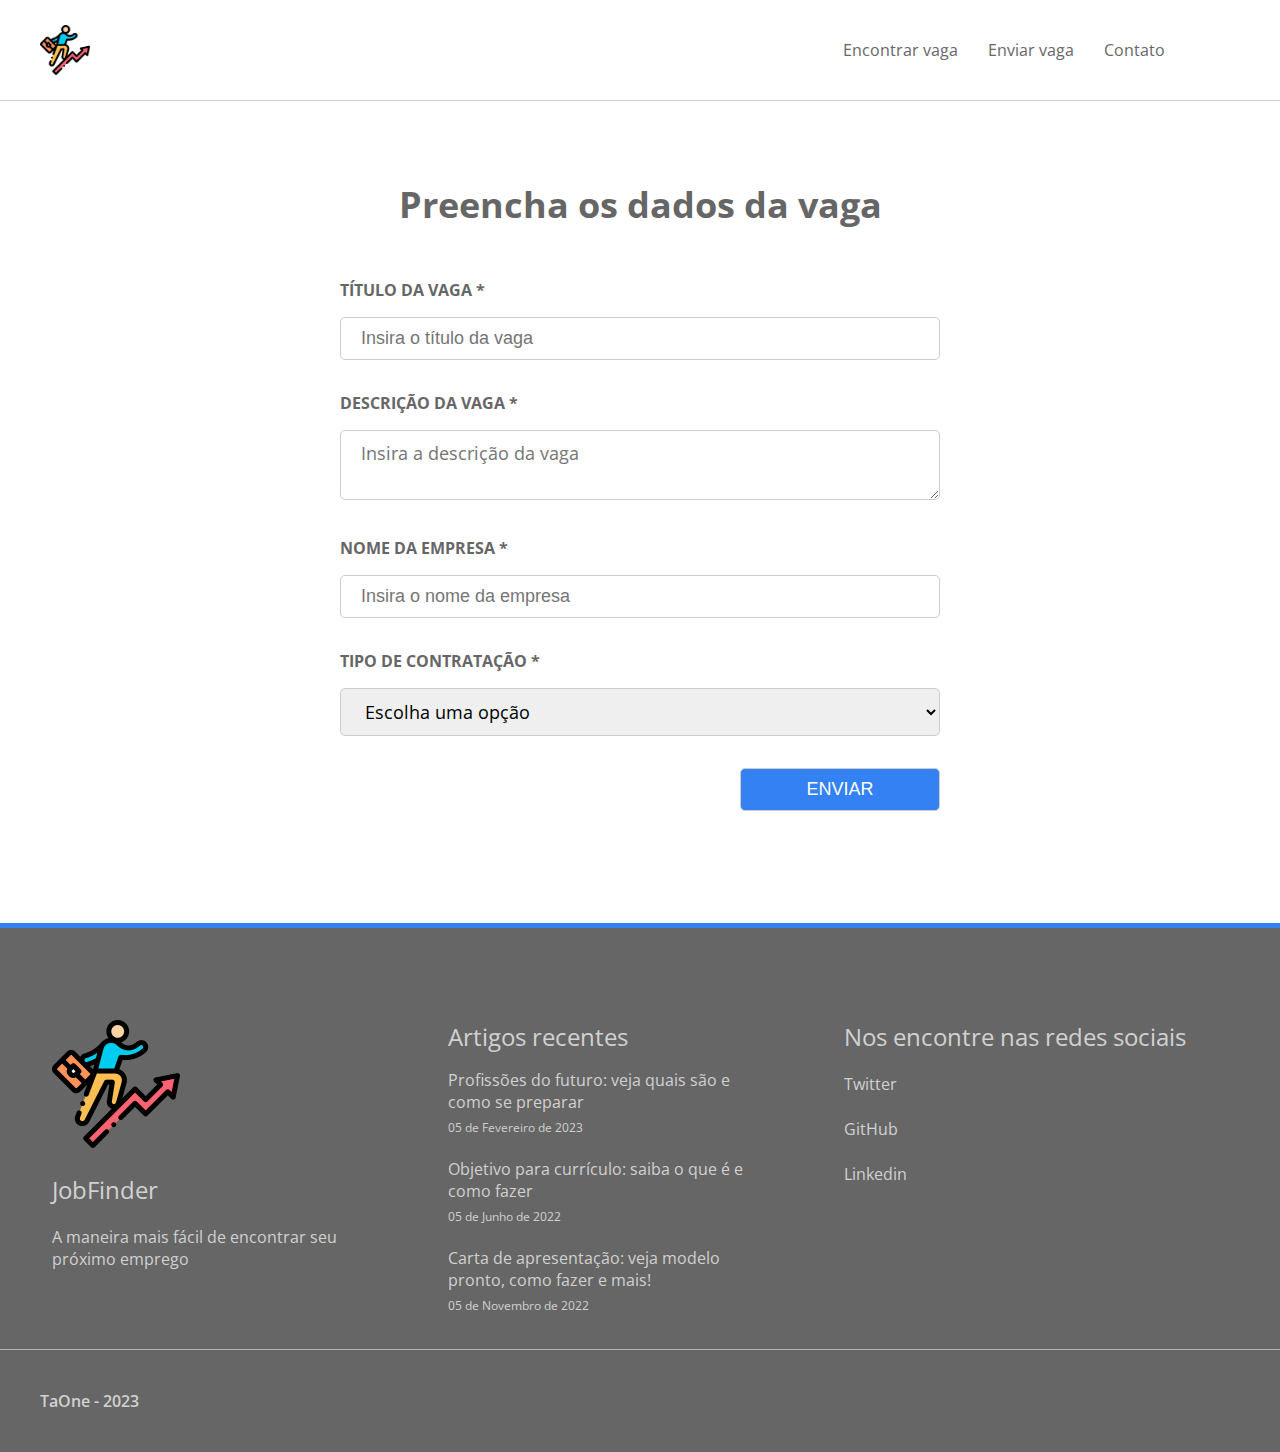
<file: sendjobs.html>
<!DOCTYPE html>
<html>
<head>
	<title>JobFinder - Enviar vaga</title>
	<meta charset="utf-8">
	<meta name="viewport" content="width=device-width, initial-scale=1.0">
    <link rel="shortcut icon" href="./img/logo.png" type="image/x-icon">
	<link rel="stylesheet" type="text/css" href="css/styles.css" />
	<link href="https://fonts.googleapis.com/css?family=Open+Sans:300,400,600,700,800&display=swap" rel="stylesheet">
	<link rel="stylesheet" href="https://use.fontawesome.com/releases/v5.8.2/css/all.css" integrity="sha384-oS3vJWv+0UjzBfQzYUhtDYW+Pj2yciDJxpsK1OYPAYjqT085Qq/1cq5FLXAZQ7Ay" crossorigin="anonymous">
</head>
<body>
	<div class="container" id="sendjobs">
		<header>
			<nav>
				<div class="nav-container">
					<a href="index.html">
						<img id="logo" src="img/logo.png" alt="JobFinder">
					</a>
                    <i class="fas fa-bars btn-menumobile"></i>
                    <ul>
                        <li><a href="./findjobs.html">Encontrar vaga</a><li>
                        <li><a href="./sendjobs.html">Enviar vaga</a></li>
                        <li><a href="./contactus.html">Contato</a><li>
                    </ul>
                </div>
            </nav>
        </header>
        <main id="sendjobs-container" class="wrapper">
            <h1>Preencha os dados da vaga</h1>
            <div class="input-box">
                <label>Título da vaga <span class="required">*</span></label>
                <input type="text" name="jobtitle" placeholder="Insira o título da vaga">
            </div>
            <div class="input-box">
                <label>Descrição da vaga <span class="required">*</span></label>
                <textarea name="description" placeholder="Insira a descrição da vaga"></textarea>
            </div>
            <div class="input-box">
                <label>Nome da empresa <span class="required">*</span></label>
                <input type="text" name="company" placeholder="Insira o nome da empresa">
            </div>
            <div class="input-box">
                <label>Tipo de contratação <span class="required">*</span></label>
                <select name="jobtype">
                    <option value="">Escolha uma opção</option>
                    <option value="pj">PJ</option>
                    <option value="clt">CLT</option>
                    <option value="homeoffice">HOME OFFICE</option>
                    <option value="freelancer">FREELANCER</option>
                </select>
            </div>
            <form>
                <div class="input-box">
                    <input type="submit" value="Enviar">
                </div>
            </form>
        </main>
        <footer>
            <div class="wrapper">
                <div class="footer-box">
                    <div class="company-footer">
                        <img src="./img/logo.png">
                        <h2>JobFinder</h2>
                        <p>A maneira mais fácil de encontrar seu próximo emprego</p>
                    </div>
                </div>
                <div class="footer-box">
                    <div class="article-footer">
                        <h2>Artigos recentes</h2>
                        <ul class="footer-list footer-article-list">
                            <li>
                                <a href="https://www.gupy.io/blog-do-emprego/profissoes-do-futuro">Profissões do futuro: veja quais são e como se preparar</a>
                                <span class="article-date">05 de Fevereiro de 2023</span>
                            </li>
                            <li>
                                <a href="https://www.gupy.io/blog-do-emprego/objetivo-curriculo">Objetivo para currículo: saiba o que é e como fazer</a>
                                <span class="article-date">05 de Junho de 2022</span>
                            </li>
                            <li>
                                <a href="https://www.gupy.io/blog-do-emprego/carta-de-apresentacao">Carta de apresentação: veja modelo pronto, como fazer e mais!</a>
                                <span class="article-date">05 de Novembro de 2022</span>
                            </li>
                        </ul>
                    </div>
                </div>
                <div class="footer-box">
                    <h2>Nos encontre nas redes sociais</h2>
                    <ul class="footer-list">
                        <li>
                            <a href="https://twitter.com/TaOne0707">
                                <i class="fab fa-twitter-square"></i>
                                <span>Twitter</span>
                            </a>
                        </li>
                        <li>
                            <a href="https://github.com/Ta-One">
                                <i class='fab fa-github-square'></i>
                                <span>GitHub</span>
                            </a>
                        </li>
                        <li>
                            <a href="https://www.linkedin.com/in/tauan-araujo/">
                                <i class="fab fa-linkedin"></i>
                                <span>Linkedin</span>
                            </a>
                        </li>
                    </ul>
                </div>
            </div>
            <div class="footer-bottom">
                <div class="wrapper">
                    <p>TaOne - 2023</p>
                </div>
            </div>
        </footer>
    </div>
</body>
<script src="https://code.jquery.com/jquery-3.6.3.min.js" integrity="sha256-pvPw+upLPUjgMXY0G+8O0xUf+/Im1MZjXxxgOcBQBXU=" crossorigin="anonymous"></script>
<script src="./js/scripts.js"></script>
</html>
</file>
<file: css/styles.css>
/* Geral */

html {
    font-family: 'Open Sans', sans-serif;
}

body {
    margin: 0;
}

h1, h2, h3, h4, h5, p, span {
    margin: 0;
    color: #666;
}

.container {
    max-width: 1920px;
    width: 100%;
}

/* header */

header {
    position: relative;
    top: 0;
    height: auto;
    width: 100%;
}

/* hide on desktop */

.nav-container .btn-menumobile {
	display: none;
}

/* navbar */

nav {
	position: fixed;
	top: 0;
	left: 0;
	height: 100px;
	width: 100%;
	z-index: 1;
	background-color: #FFF;
	border-bottom: 1px solid #CCC;
}

nav:after {
    clear: both;
    content: "";
    display: block;
}

.nav-container {
	max-width: 1200px;
	position: relative;
	margin-left: auto;
	margin-right: auto;
}

#logo {
    width: 50px;
    height: 50px;
    margin-top: 25px;
}

.nav-container ul {
    float: right;
    height: 100px;
    line-height: 100px;
    margin: 0;
}

.nav-container ul li {
	list-style: none;
	float: left;
	margin: 0 15px;
}

.nav-container li a {
    text-decoration: none;
    color: #666;
    transition: .5s;
}

.nav-container li a:hover {
	color: #3381f3;
}

/* Banner */

#main-banner {
	background: url('../img/banner6.jpg') no-repeat;
	background-size: cover;
	background-position: 0 55%;
	position: relative;
	margin-top: 100px;
}

#search-form {
    position: relative;
    width: 80%;
    margin-left: auto;
    margin-right: auto;
    padding-top: 15em;
    padding-bottom: 15em;
    text-align: center;
}

#search-form h1 {
    font-size: 40px;
}

#search-form p {
	margin-top: 30px;
	margin-bottom: 60px;
	font-size: 18px;
	font-weight: 300;
}

#search-form input, #search-form select {
	background-color: #FFF;
	border-radius: 5px;
	border-color: transparent;
	padding: 10px 20px;
	font-size: 18px;
	margin: 0 10px;
}

#search-form input[type=submit], #sendjobs input[type=submit]{
    background-color: #3381f3;
    text-transform: uppercase;
    color: #fff;
    cursor: pointer;
    transition: 0.5s;   
}

#search-form input[type=submit]:hover, #sendjobs input[type=submit]:hover {
    background-color: #2879e8;
}

/* Seção de Ultimos empregos*/

#lastjobs-container {
    text-align: center;
    padding: 100px 0;
}

.wrapper {
    max-width: 1200px;
    position: relative;
    margin-left: auto;
    margin-right: auto;
}

#lastjobs-container h1 {
	font-size: 36px;
	margin-bottom: 50px;
}

#lastjobs-container ul {
	padding: 0;
	border: 1px solid #CCC;
	border-radius: 10px;
}

#lastjobs-container ul li {
	list-style: none;
	text-align: left;
	border-bottom: solid 1px #CCC;
	height: 80px;
	position: relative;
}

#lastjobs-container ul li:after {
	clear: both;
	content: "";
	display: block;
}

#lastjobs-container ul li:last-child {
	border: none;
}

.clickarea {
	position: absolute;
	top: 0;
	left: 0;
	width: 100%;
	height: 100%;
}

/* Company img */

.company-box {
	display: inline-block;
	width: 50%;
	position: relative;
	padding-left: 1%;
}

.company-box img {
	width: 100px;
	margin-top: 2.5px;
}

.company-box .company-info {
	display: inline-block;
	margin-left: 50px;
	margin-top: 10px;
	text-align: left;
	position: absolute;
}

.company-box .company-info h3 {
	font-weight: 300;
	margin-bottom: 10px;
}

.company-box .company-info p {
	font-weight: bold;
}

/* Company locality */

.locality {
	color: #6d6d6d;
	display: inline-block;
	width: 25%;
	position: absolute;
	height: 100%;
	line-height: 80px;
}

.locality i, .locality p {
	display: inline-block;
}

.locality i {
	margin-right: 5px;
}

/* Company Job Type */

.job-type {
	display: inline-block;
	width: 20%;
	height: 100%;
	position: absolute;
	padding-top: 30px;
	right: 1%;
	text-align: center;
	font-weight: bold;
	text-transform: uppercase;
	font-size: 12px;
	color: #FFF;
}

.job-type span {
	display: block;
	width: 100%;
	height: 20px;
	line-height: 20px;
	border-radius: 5px;
	color: #FFF;
}

.clt {
    background-color: #735fee;
}

.pj {
    background-color: #5bbc2e;
}

.homeoffice {
    background-color: #ff5a5f;
}

/* see mor div */

.btnjobs-container {
	margin-top: 50px;
}

.btn-jobs {
	text-transform: uppercase;
	background-color: #FFF;
	color: #3381f3;
	border: 2px solid #3381f3;
	border-radius: 5px;
	text-decoration: none;
	padding: 10px 20px;
	font-weight: bold;
	transition: 0.5s;
}

.btn-jobs:hover {
	background-color: #3381f3;
	color: #FFF;
}

/* Send jobs Container*/

#sendjobs-container {
	background: url(../img/banner2.jpg) no-repeat;
	background-size: cover;
	background-position: 0 25%;
	padding: 15em 0;
}

#sendjobs-container h2, #sendjobs-container p {
	width: 600px;
	color: #FFF;
}

#sendjobs-container h2 {
	font-size: 36px;
	margin-bottom: 50px;
}

#sendjobs-container p {
	font-size: 18px;
	margin-bottom: 50px;
}

.light-btn {
	background-color: #FFF;
	border: 2px solid #FFF;
	color: #666;
	font-weight: bold;
	text-transform: uppercase;
	padding: 10px 20px;
	text-decoration: none;
	border-radius: 5px;
	transition: 0.5s;
}

.light-btn:hover {
	background-color: transparent;
	color: #FFF;
}

/* jobfinder status */

#status-container {
	text-align: center;
	padding: 5em 0;
}

.title-center {
	font-size: 36px;
	margin-bottom: 30px;
	text-align: center;
}

.p-center {
	width: 80%;
	position: relative;
	margin-left: auto;
	margin-right: auto;
	font-size: 18px;
}

.status-box {
	display: inline-block;
	text-align: center;
	width: 24.5%;
	margin-top: 80px;
	border-left: 1px solid #ddd;
	border-right: 1px solid #ddd;
	height: 100px;
}

.status-box:nth-child(2) {
	border: none;
}

.status-box:nth-child(3) {
	border-right: none;
}

.status-qtd {
	font-size: 36px;
}

.status-text {
	font-size: 20px;
}

/* testymony container */

#testmony-container {
	background: url(../img/banner7.jpg) no-repeat;
	background-size: cover;
	padding: 10em 0;
}

#testmony-container h2, #testmony-container p {
	color: #FFF;
	text-align: center;
}

#testmony-container h2 {
	font-size: 32px;
	margin-bottom: 50px;
}

#testmony-container p {
	margin-bottom: 50px;
}

.testmony-box {
	display: inline-block;
	width: 24.5%;
	text-align: center;
}

#testmony-container .testmony-box .testmony-msg {
	background-color: #FFF;
	color: #666;
	border-radius: 10px;
	padding: 20px;
	width: 50%;
	position: relative;
	margin: 35px auto;
	font-style: italic;
}

.testmony-msg:after {
	content: "";
	width: 0;
	height: 0;
	border-left: 20px solid transparent;
	border-right: 20px solid transparent;
	border-top: 20px solid #FFF;
	position: absolute;
	bottom: -20px;
	left: 0;
	right: 0;
	margin-left: auto;
	margin-right: auto;
}

.testmony-box img {
	width: 100px;
	height: 100px;
	border: 1px solid #CCC;
	border-radius: 50%;
}

.testmony-name {
	font-weight: bold;
}

/* Blog container */

#blog-container {
	text-align: center;
	padding: 5em 0;
}

#blog-container .p-center {
	margin-bottom: 60px;
}

.article-box {
	display: inline-block;
	width: 31%;
	padding: 0 1%;
	text-align: left;
}

.article-box img {
	width: 100%;
	border-radius: 5px;
	margin-bottom: 10px;
}

.article-box h4 {
	font-size: 24px;
	margin-bottom: 15px;
}

.article-box h4 a {
	text-decoration: none;
	color: #666;
}

.article-date {
	font-size: 12px;
	margin-bottom: 15px;
} 

.article-resume {
	font-size: 14px;
	margin-bottom: 30px;
}

.article-btn {
	background-color: #3381f3;
	border-color: #3381f3;
	color: #FFF;
}

.article-btn:hover {
	background-color: #fff;
	color: #3381f3;
}

/* footer */

footer {
	background-color: #666;
	padding-top: 5em;
	padding-bottom: 40px;
	border-top: 5px solid #3381f3;
}

footer h2, footer p, footer a, footer span {
	color: #d1d1d1;
}

footer h2 {
	font-weight: 400;
}

footer a {
	text-decoration: none;
}

footer ul {
	padding: 0;
}

footer li {
	list-style: none;
}

.footer-box {
	width: 31%;
	padding: 1%;
	float: left;
}

footer .wrapper:after {
	clear: both;
	content: "";
	display: block;
}

.company-footer {
	width: 80%;
}

.company-footer h2 {
	margin-top: 20px;
}

.company-footer h2, .company-footer p {
	margin-bottom: 20px;
}

.footer-list li {
	margin-bottom: 15px;
}

.footer-list a {
	transition: .5s;
}

.footer-list a:hover {
	color: #FFF;
}

.footer-list li:after {
	clear: both;
	content: "";
	display: block;
}

.article-footer {
	width: 80%;
}

.footer-list.footer-article-list span {
	display: block;
	float: none;
}

.fab {
	font-size: 30px;
	margin-right: 10px;
	float: left;
}

.footer-list li span {
	float: left;
	height: 30px;
	line-height: 30px;
}

.footer-bottom {
	border-top: 1px solid #b2b2b2;
}

.footer-bottom p {
	font-weight: 600;
	margin-top: 40px;
}

/* find jobs page */

#findjobs #search-form {
	padding-top: 2em;
	padding-bottom: 2em;
	width: 100%;
	background-color: #3381f3;
	border-top: 5px solid #0000E6;
}

#findjobs #lastjobs-container {
	margin-top: 3em;
}

#search-form input #search-form select {
	width: 20%;
}

#findjobs #search-form input[type=submit] {
	background-color: #fff;
	color: #3381f3;
	transition: 0.5s;
}

#findjobs #search-form input[type=submit]:hover {
	background-color: #3381f3;
	color: #fff;
}

#findjobs #lastjobs-container ul {
	border-top-left-radius: 0;
	border-top-right-radius: 0;
	margin-top: 0;
}

#type-filter {
	text-align: left;
}

#findjobs #type-filter ul {
	margin: 0;
	border-radius: 0;
	border: 0;
	background-color: #FFF;
	border-right: 1px solid #CCC;
}

#findjobs #type-filter ul li {
	display: inline-block;
	width: 20%;
	height: 50px;
	line-height: 50px;
	border-bottom: none;
	border-left: 1px solid #CCC;
	border-right: 1px solid #CCC;
	padding-left: 1em;
}

#findjobs #type-filter ul li:nth-child(1), #findjobs #type-filter ul li:nth-child(2), #findjobs #type-filter ul li:nth-child(3) {
	border-right: 0;
}

#findjobs #type-filter label {
	text-transform: uppercase;
	color: #666;
	font-weight: bold;
	margin-left: .5em;
}

/* send jobs page */

#sendjobs #sendjobs-container {
	margin-top: 100px;
	background: none;
	padding: 5em 0;
}

#sendjobs h1 {
	font-size: 36px;
	margin-bottom: 50px;
	text-align: center;
}

.input-box {
	margin-bottom: 2em;
	width: 50%;
	position: relative;
	margin-left: auto;
	margin-right: auto;
}

#sendjobs label {
	text-transform: uppercase;
	color: #666;
	font-weight: bold;
	display: block;
	margin-bottom: 1em;
}

#sendjobs input {
	border-radius: 5px;
	border: 1px solid #CCC;
	margin: 0;
	width: 100%;
	box-sizing: border-box;
}

#sendjobs input, #sendjobs textarea, #sendjobs select {
	padding: 10px 20px;
	font-size: 18px;
}

#sendjobs textarea, #sendjobs select {
	border: 1px solid #CCC;
	font-family: 'Open Sans', sans-serif;
	margin: 0;
	width: 100%;
	box-sizing: border-box;
	border-radius: 5px;
}

#sendjobs input[type=submit] {
	width: 200px;
	float: right;
}

.input-box:after {
	clear: both;
	content: "";
	display: block;
}

/* job page */

#job-header {
	width: 100%;
	background-color: #fafafa;
	border-bottom: 1px solid #CCC;
	margin-top: 100px;
	padding: 2em 0;
}

#job-header h1 {
	font-size: 3em;
	text-align: center;
}

#job-header .company-box {
	width: 100%;
}

#job-header #job-info {
	height: 100px;
	width: 100%;
	margin-top: 3em;
	text-align: center;
}

#job-header #job-info div {
	width: 25%;
	height: 30px;
	line-height: 30px;
	float: left;
	position: relative;
	padding-left: 3em;
	padding-right: 3em;
	box-sizing: border-box;
	padding-top: 0;
}

#job-header #job-info .job-type {
	padding-top: 5px;
	margin-left: 12.5%;
}

#job-info .date i, #job-info .date p {
	display: inline-block;
	color: #666;
}

#job-info .date p {
	margin-left: 10px;
}

#job-header #job-info div:nth-child(2) {
	border-left: 1px solid #CCC;
	border-right: 1px solid #CCC;
}

#jobpage .wrapper {
	padding: 2em 0;
}

#jobpage .wrapper:after {
	clear: both;
	content: "";
	display: block;
}

#job-container {
	float: left;
	width: 75%;
	position: relative;
}

#jobpage .page-title {
	font-size: 24px;
	margin-bottom: 1.5em;
}

#jobpage .description {
	margin-bottom: 1.5em;
}

#company-img {
	width: 100%;
	margin-bottom: 1.5em;
}

#companyinfo-container {
	float: right;
	width: 25%;
	padding-top: 4em;
	padding-left: 1.5em;
	box-sizing: border-box;
}

.jobpage-list {
	color: #666;
	margin-bottom: 1.5em;
	font-size: 1em;
	line-height: 2em;
}

#companyinfo-container img {
	width: 100%;
	display: block;
	border-bottom: 1px solid #CCC;
}

#companyinfo-container .job-type {
	display: block;
	position: relative;
	width: 100%;
	padding: 2em 0;
	border-bottom: 1px solid #CCC;
}

#apply-btn {
	width: 100%;
	height: 60px;
	line-height: 60px;
	margin-top: 2em;
	font-weight: bold;
	text-transform: uppercase;
	text-decoration: none;
	background-color: transparent;
	border: 2px solid #3381f3;
	color: #3381f3;
	border-radius: 5px;
	display: block;
	box-sizing: border-box;
	text-align: center;
	transition: 0.5s;
}

#apply-btn:hover {
	background-color: #3381f3;
	color: #FFF;
}

#job-social-list {
	margin-top: 1em;
	padding-left: 0;
}

#job-social-list li {
	display: block;
	list-style: none;
	height: 50px;
}

#job-social-list li a {
	text-decoration: none;
	color: #666;
}

/* responsive */

@media screen and (max-width: 1024px) {

	#logo {
		position: absolute;
		left: 50px;
	}

	.nav-container ul {
		float: none;
		text-align: center;
		padding: 0;
	}

	.nav-container ul li {
		position: relative;
		margin-left: auto;
		margin-right: auto;
		float: none;
		display: inline-block;
		margin: 0 10px;
	}

	#search-form {
		padding-top: 25em;
		padding-bottom: 5em;
	}

	#search-form form {
		width: 60%;
		position: relative;
		margin-left: auto;
		margin-right: auto;
	}

	#search-form form input, #search-form form select {
		display: block;
		margin: 0;
		margin-bottom: 25px;
		width: 100%;
		border-width: 0;
		padding: 10px 25px;
		box-sizing: border-box;
	}

	#lastjobs-container.wrapper, #status-container.wrapper, #blog-container.wrapper, .wrapper {
		max-width: 960px;
		padding-left: 2em;
		padding-right: 2em;
	}

	/* find jobs page - responsive */

	#findjobs #search-form input[type=submit] {
		margin-bottom: 0;
	} 

	#findjobs #type-filter ul li {
		width: 100%;
		border-bottom:  1px solid #CCC;
		box-sizing: border-box;
	}

	#findjobs #type-filter ul li:last-child {
		border-bottom: none;
		border-right: none;
	}

	/* job page */

	#job-header #job-info div {
		padding-left: 1em;
		padding-right: 1em;
		width: 30%;
	}

	#jobpage .wrapper {
		padding-left: 2em;
		padding-right: 2em;
	}

	#job-header #job-info .job-type {
		margin-left: 5%;
	}

}

@media screen and (max-width: 768px) {

	.company-box {
		width: 46%;
		padding-left: 1em;
	}

	.company-box .company-info h3 {
		font-size: 1em;
	}

	.company-box .company-info p {
		font-size: .8em;
	}

	.locality i, .locality p {
		font-size: .8em;
	}

	.job-type {
		right: 1em;
	}

	.job-type span {
		font-size: .8em;
	}

	#sendjobs-inner h2, #sendjobs-inner p {
		text-shadow: .5px .5px #000;
	}

	.status-box {
		width: 49.4%;
		border: none;
	}

	.status-box:nth-child(1), .status-box:nth-child(3) {
		border-right: 1px solid #DDD;
	}

	.testmony-box {
		width: 49.4%;
	}

	.article-box {
		display: block;
		width: 100%;
		padding: 0;
		margin-bottom: 3em;
	}

}

@media screen and (max-width: 576px) {

	.nav-container .btn-menumobile {
		display: block !important;
	}

	html, body {
	  overflow-x:hidden 
	} 

	nav {
		height: 4em;
	}

	#logo {
		left: 2em;
		height: 2em;
		width: 2em;
		margin-top: 1em;
	}

	.btn-menumobile {
		display: block;
		font-size: 1.75em;
		color: #CCC;
		position: absolute;
		right: 1.5em;
		top: .75em;
	}

	.nav-container ul {
		position: relative;
		top: 4em;
		height: 3em;
		line-height: 3em;
		display: none;
	}

	.nav-container ul li {
		display: block;
		background-color: #FFF;
		margin: 0;
		border-top: 1px solid #CCC;
	}

	.nav-container ul li a {
		font-size: 1em;
	}

	.open {
		display: block !important;
	}

	#main-banner {
		margin-top: 4em;
	}

	#search-form {
		padding-top: 15em;
		padding-bottom: 5em;
		width: 90%;
	}

	#search-form h1 {
		font-size: 1.6em;
	}

	#search-form p {
		font-size: 1em;
		margin-bottom: 2em;
	}

	#search-form form {
		width: 80%;
	}

	#search-form input[type=submit] {
		margin-bottom: 0;
	}

	#last-jobs-container {
		padding: 5em 0;
	}

	.locality {
		display: none;
	}

	.company-box .company-info {
		margin-top: 1em;
		margin-left: 1em;
		width: 8em;
	}

	.company-box .company-info h3 {
		font-size: .8em;
	}

	.job-type {
		width: 22%;
	}

	#sendjobs-container {
		background-position: 35% 0;
		padding: 10em 0;
	}

	#sendjobs-container h2 {
		font-size: 1.5em;
		width: 100%;
	}

	#sendjobs-container p {
		font-size: 1em;
		width: 100%;
	}

	.status-box {
		margin-top: 3em;
		width: 100%;
	}

	.status-box:nth-child(1), .status-box:nth-child(3) {
		border-right: none;
	}

	#testmony-container {
		padding: 5em 0;
	}

	.testmony-box {
		width: 100%;
	}

	#testmony-container p {
		margin-bottom: 1em;
	}

	.footer-box {
		display: block;
		width: 100%;
	}

	/* send jobs page */

	#sendjobs #sendjobs-container {
		padding: 2em 0;
	}

	#sendjobs h1 {
		font-size: 2em;
		width: 60%;
		position: relative;
		margin-left: auto;
		margin-right: auto;
	}

	.input-box {
		width: 80%;
	}

	/* job page */

	#job-container {
		width: 100%;
	}

	#companyinfo-container {
		width: 100%;
		padding-left: 0em;
		padding-top: 0em;
	}

	#job-header #job-info div {
		width: 100%;
	}

	#job-header #job-info .job-type {
		padding-top: 35px;
	}

	#companyinfo-container .job-type {
		right: 0;
	}

	#apply-btn {
		margin-bottom: 3em;
	}

}
</file>
